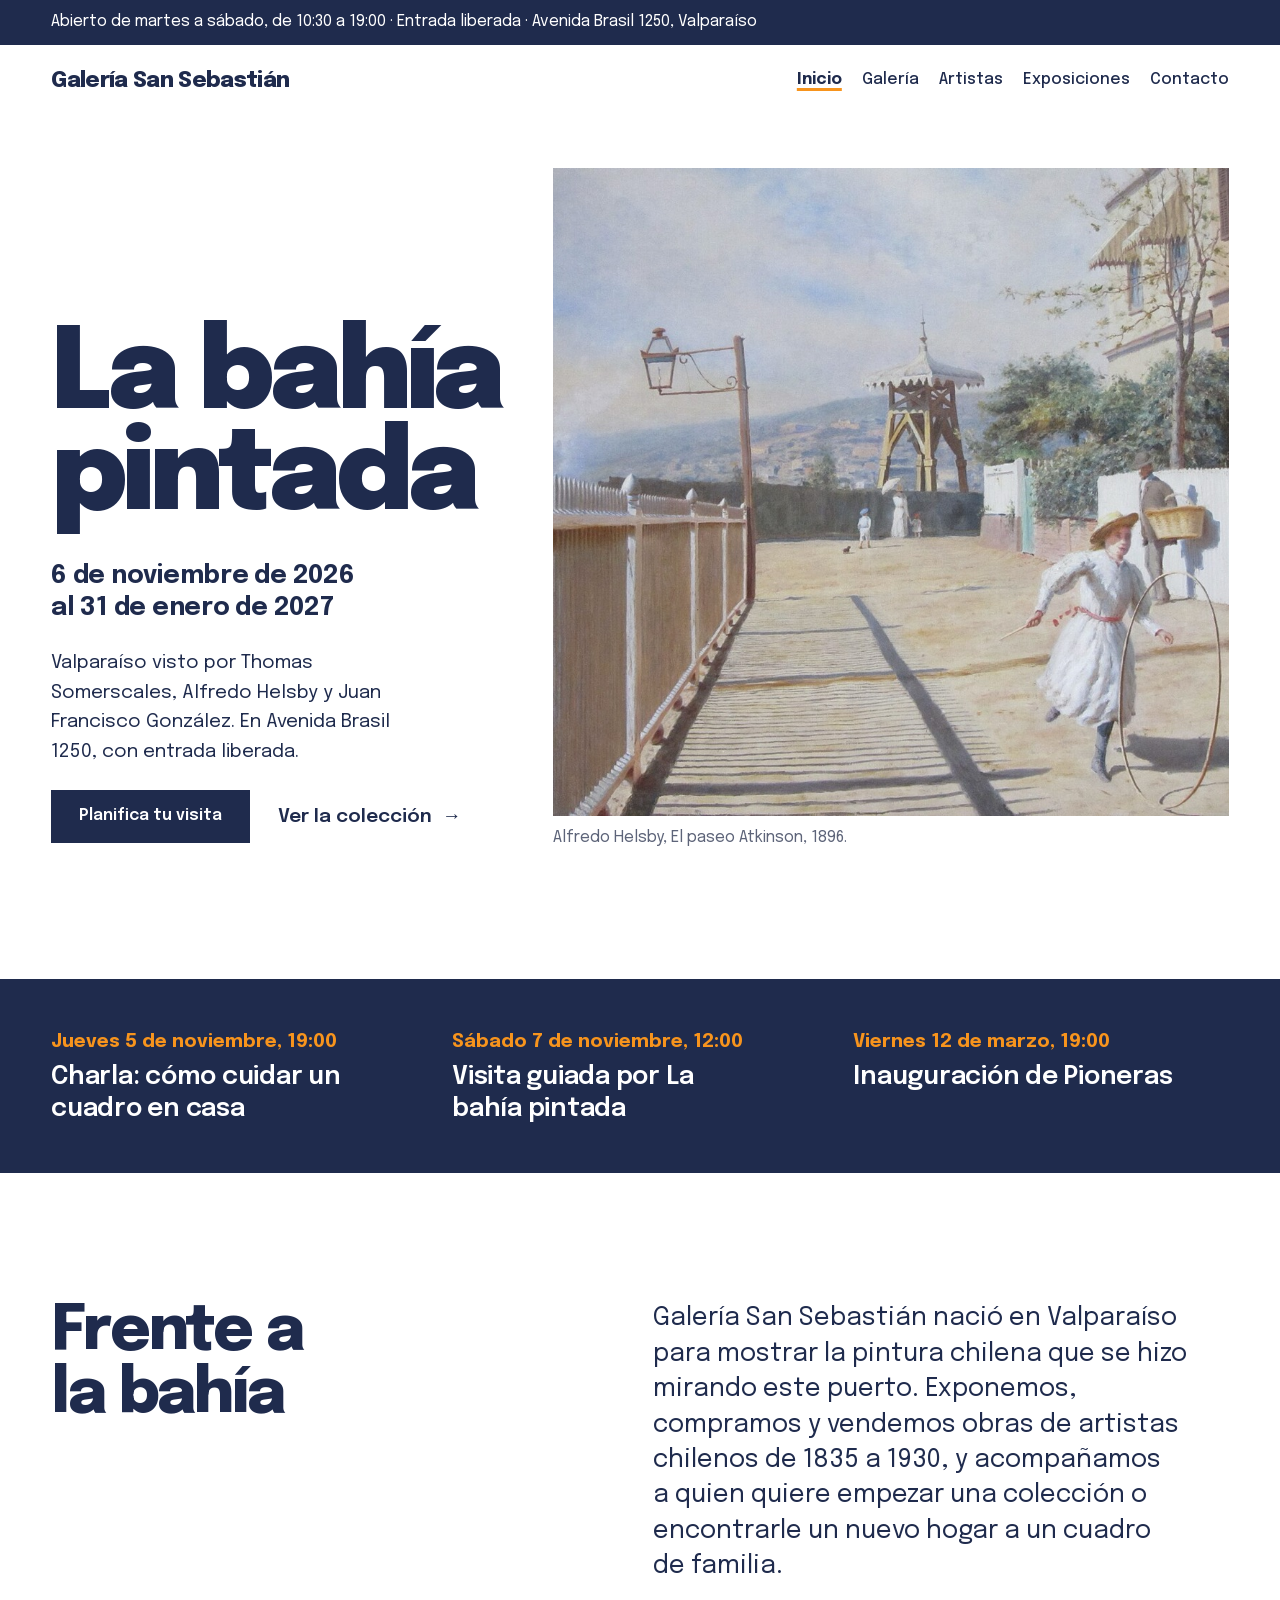
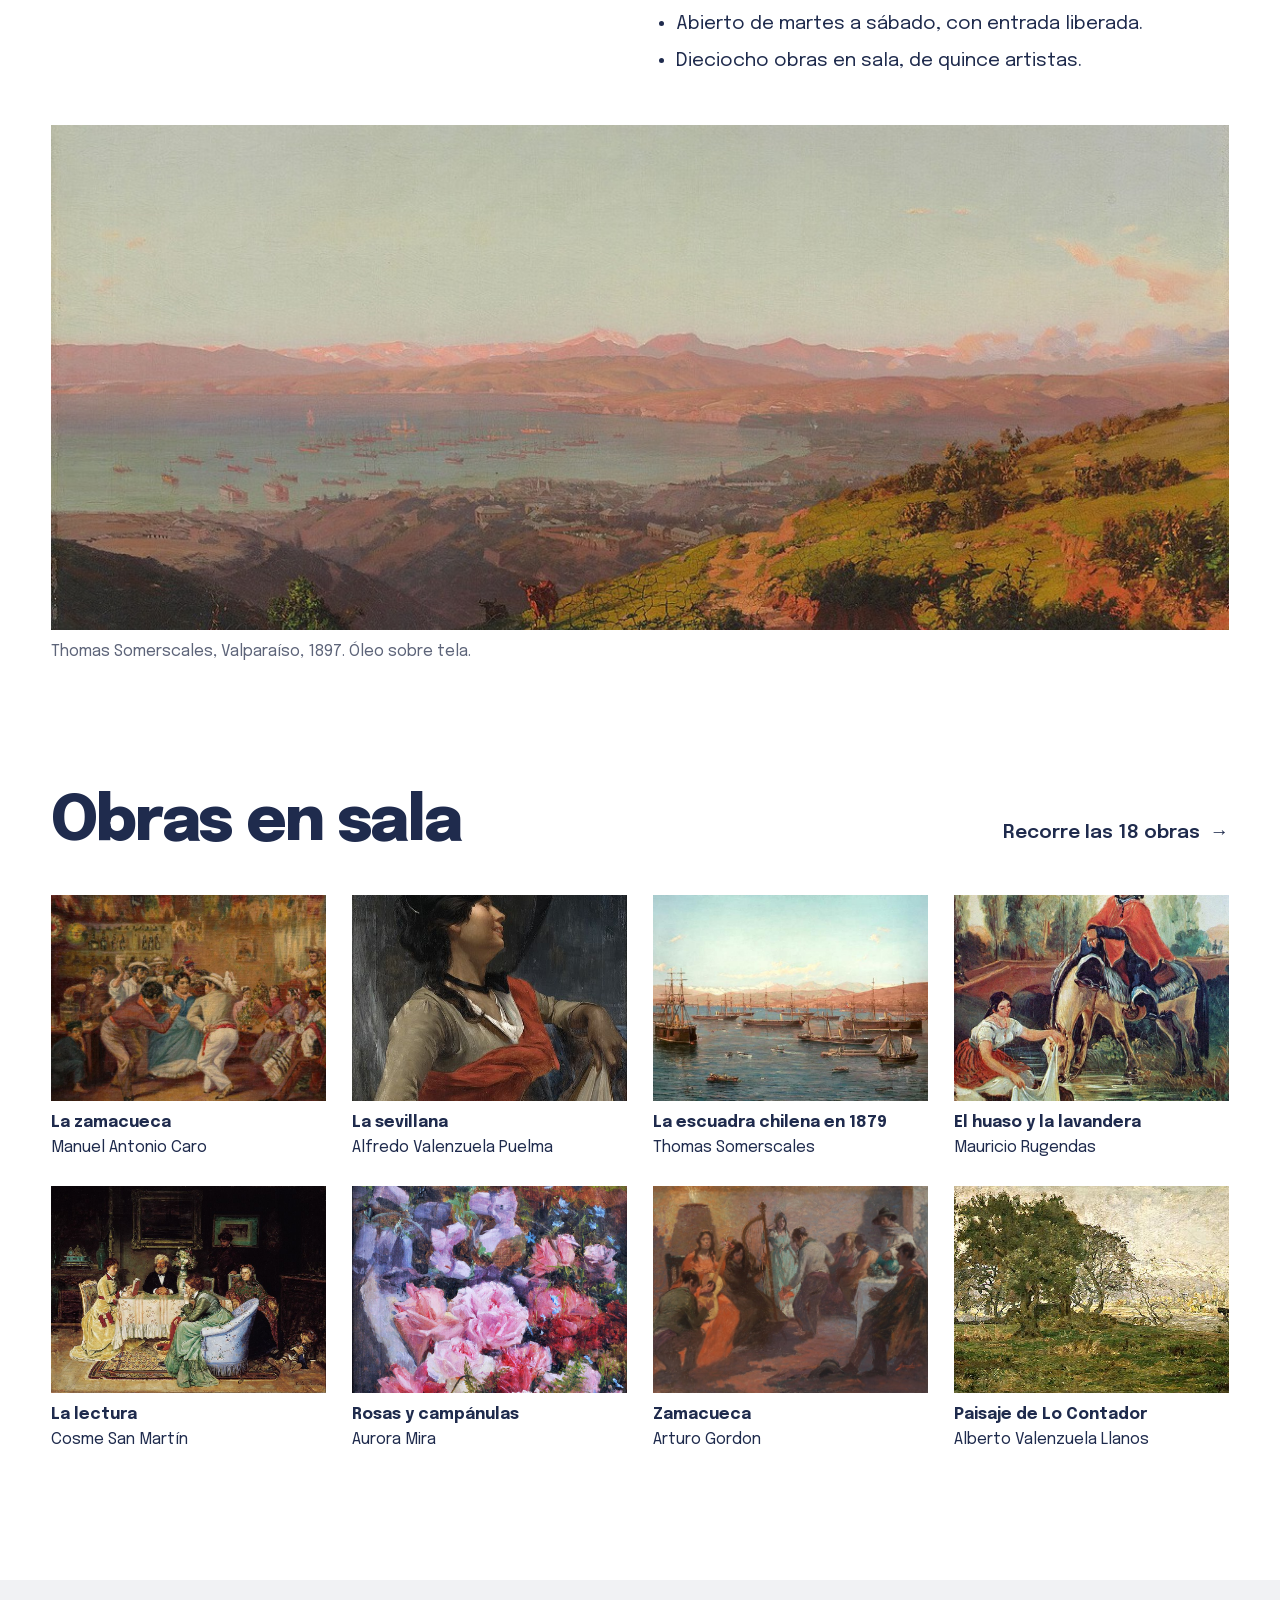
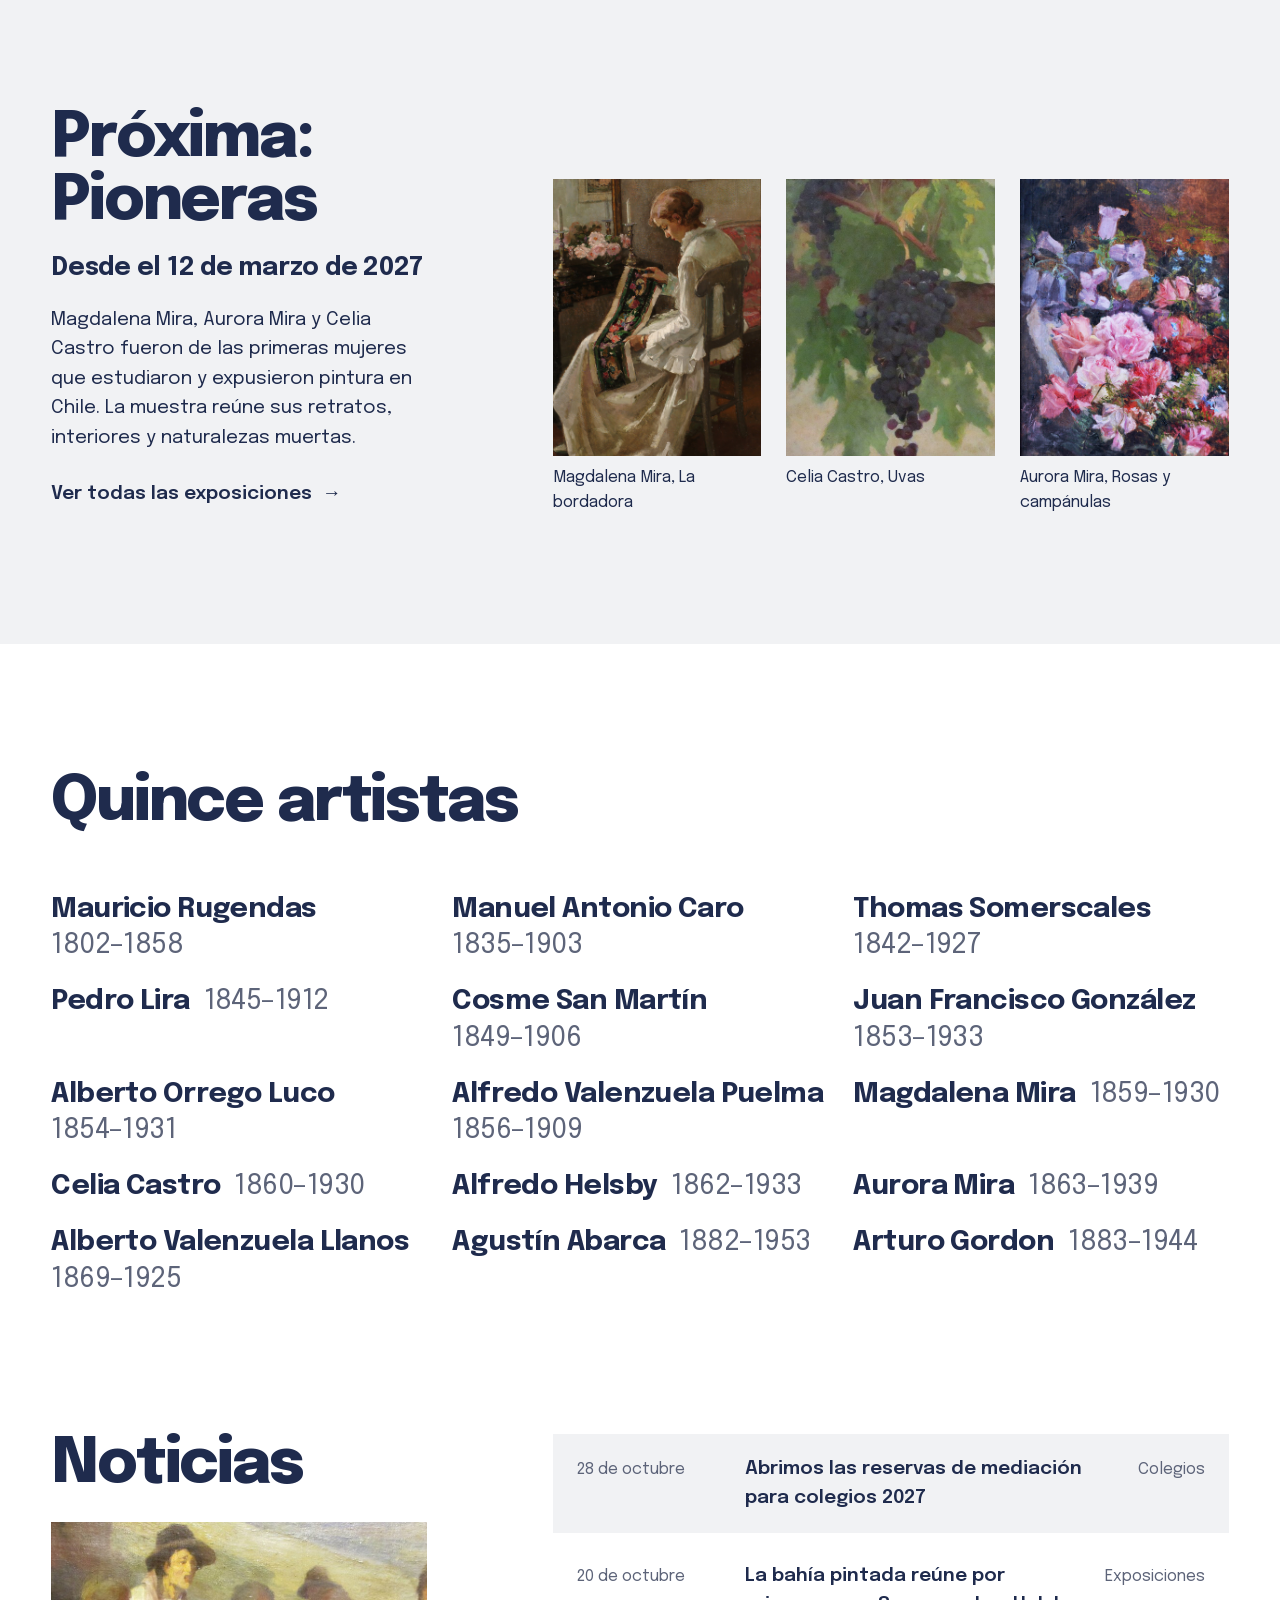
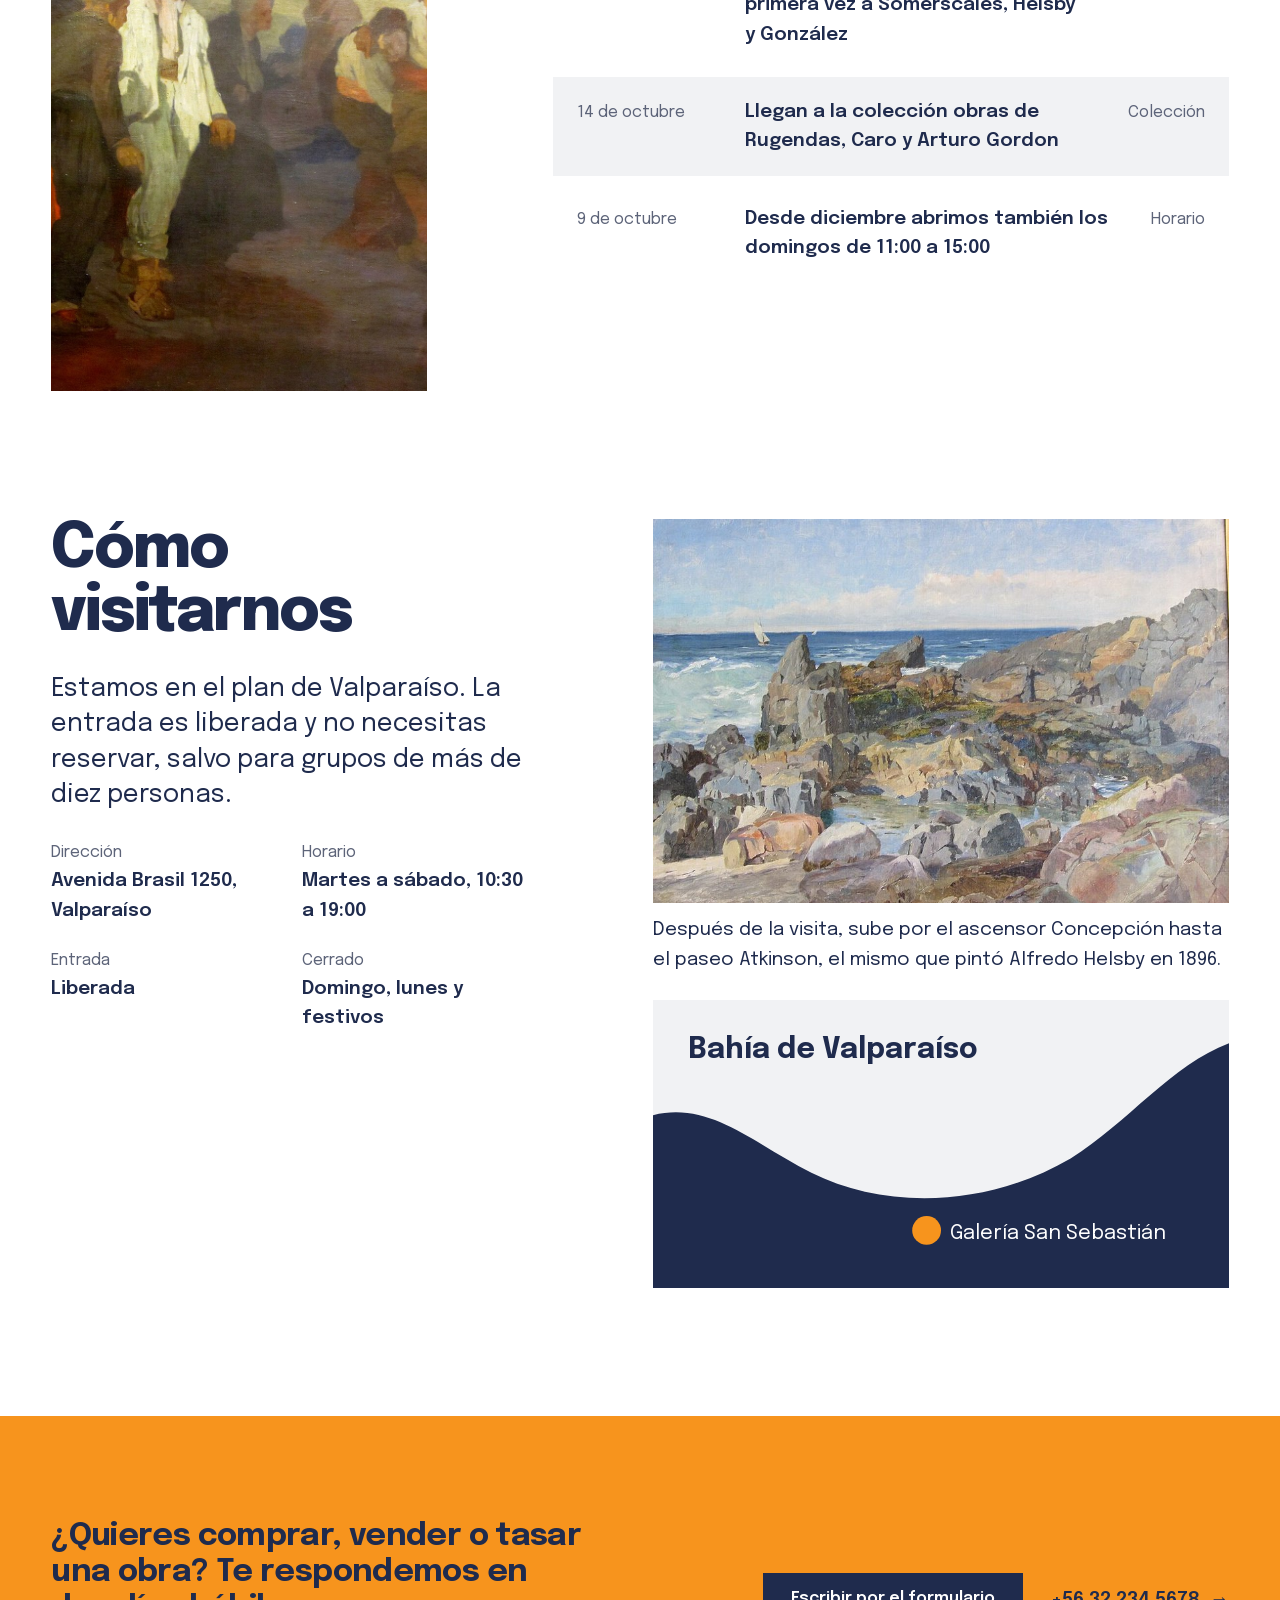
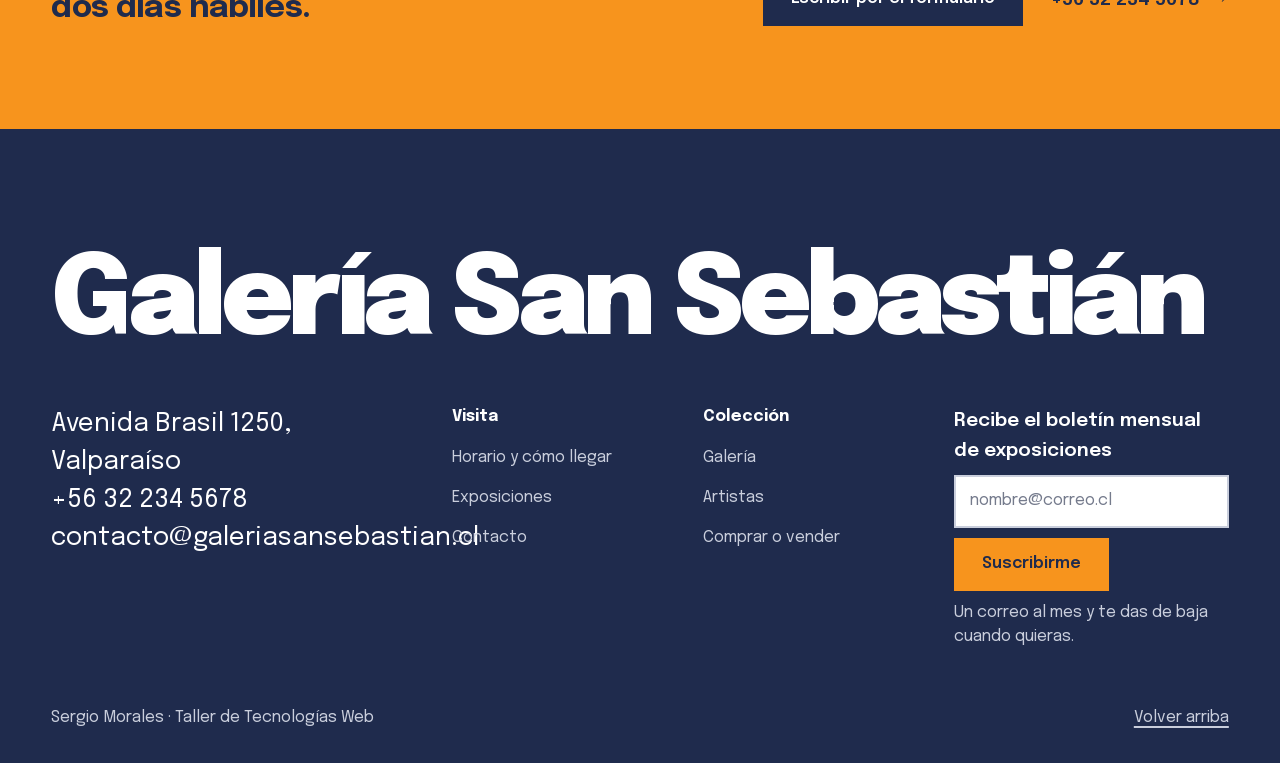
<file: index.html>
<!DOCTYPE html>
<html lang="es">
<head>
  <meta charset="UTF-8">
  <meta name="viewport" content="width=device-width, initial-scale=1.0">
  <meta name="description" content="Galería San Sebastián, galería de pintura chilena en Valparaíso. Exposición actual: La bahía pintada, con obras de Somerscales, Helsby y Juan Francisco González.">
  <title>Galería San Sebastián | Inicio</title>
  <link rel="preload" href="fuentes/epilogue-variable.woff2" as="font" type="font/woff2" crossorigin>
  <link rel="stylesheet" href="css/estilos.css">
</head>
<body>
  <a class="saltar" href="#contenido">Saltar al contenido</a>

  <p class="aviso">Abierto de martes a sábado, de 10:30 a 19:00 · Entrada liberada · Avenida Brasil 1250, Valparaíso</p>

  <header class="barra" id="arriba">
    <a class="marca" href="index.html">Galería San Sebastián</a>
    <nav aria-label="Menú principal">
      <ul>
        <li><a href="index.html" aria-current="page">Inicio</a></li>
        <li><a href="galeria.html">Galería</a></li>
        <li><a href="artistas.html">Artistas</a></li>
        <li><a href="exposiciones.html">Exposiciones</a></li>
        <li><a href="contacto.html">Contacto</a></li>
      </ul>
    </nav>
  </header>

  <main id="contenido">
    <!-- Portada: la exposición actual responde qué, cuándo y dónde -->
    <section class="portada grid" aria-labelledby="titulo-portada">
      <div class="portada-texto">
        <h1 id="titulo-portada">La bahía pintada</h1>
        <p class="portada-fecha">6 de noviembre de 2026 al 31 de enero de 2027</p>
        <p class="portada-lead">Valparaíso visto por Thomas Somerscales, Alfredo Helsby y Juan Francisco González. En Avenida Brasil 1250, con entrada liberada.</p>
        <div class="acciones">
          <a class="boton" href="#visita">Planifica tu visita</a>
          <a class="enlace-flecha" href="galeria.html">Ver la colección</a>
        </div>
      </div>
      <figure class="portada-foto">
        <img src="img/helsby-paseo-atkinson.jpg" width="1200" height="900"
          alt="El paseo Atkinson, de Alfredo Helsby: una niña de vestido blanco juega con un aro en un paseo soleado con baranda de fierro y la bahía al fondo">
        <figcaption>Alfredo Helsby, El paseo Atkinson, 1896.</figcaption>
      </figure>
    </section>

    <!-- Agenda: lo que viene, con fecha y hora -->
    <section class="agenda-franja" aria-labelledby="titulo-proximo">
      <h2 id="titulo-proximo" class="oculto">Próximas actividades</h2>
      <ul class="grid">
        <li>
          <p class="agenda-fecha">Jueves 5 de noviembre, 19:00</p>
          <p>Charla: cómo cuidar un cuadro en casa</p>
        </li>
        <li>
          <p class="agenda-fecha">Sábado 7 de noviembre, 12:00</p>
          <p>Visita guiada por La bahía pintada</p>
        </li>
        <li>
          <p class="agenda-fecha">Viernes 12 de marzo, 19:00</p>
          <p>Inauguración de Pioneras</p>
        </li>
      </ul>
    </section>

    <!-- Quiénes somos -->
    <section class="intro grid" aria-labelledby="quienes">
      <h2 id="quienes">Frente a la bahía</h2>
      <div class="intro-cuerpo">
        <p>
          Galería San Sebastián nació en Valparaíso para mostrar la pintura chilena que se hizo mirando este puerto.
          Exponemos, compramos y vendemos obras de artistas chilenos de 1835 a 1930, y acompañamos a quien
          quiere empezar una colección o encontrarle un nuevo hogar a un cuadro de familia.
        </p>
        <ul class="intro-notas">
          <li>Abierto de martes a sábado, con entrada liberada.</li>
          <li>Dieciocho obras en sala, de quince artistas.</li>
        </ul>
      </div>
      <figure class="panorama">
        <img src="img/somerscales-valparaiso.jpg" width="1200" height="766" loading="lazy"
          alt="Valparaíso, de Thomas Somerscales: vista desde los cerros al atardecer, con la ciudad y los barcos de la bahía bajo una cordillera rosada">
        <figcaption class="pie-foto">Thomas Somerscales, Valparaíso, 1897. Óleo sobre tela.</figcaption>
      </figure>
    </section>

    <!-- Obras en sala: carrusel que se desliza de lado -->
    <section class="en-sala" aria-labelledby="titulo-sala">
      <div class="grid">
        <div class="acciones">
          <h2 id="titulo-sala">Obras en sala</h2>
          <a class="enlace-flecha" href="galeria.html">Recorre las 18 obras</a>
        </div>
      </div>
      <ul class="obras-sala">
        <li>
          <a href="galeria.html#zamacueca-caro">
            <img src="img/caro-zamacueca.jpg" width="800" height="600" loading="lazy"
              alt="La zamacueca, de Manuel Antonio Caro: parejas bailan en una fonda llena de gente, con banderas y botellas al fondo">
          </a>
          <p><strong>La zamacueca</strong>Manuel Antonio Caro</p>
        </li>
        <li>
          <a href="galeria.html#sevillana">
            <img src="img/valenzuela-puelma-sevillana.jpg" width="522" height="720" loading="lazy"
              alt="La sevillana, de Alfredo Valenzuela Puelma: una mujer con chal rojo mira hacia arriba con un abanico en la mano">
          </a>
          <p><strong>La sevillana</strong>Alfredo Valenzuela Puelma</p>
        </li>
        <li>
          <a href="galeria.html#escuadra">
            <img src="img/somerscales-escuadra.jpg" width="928" height="650" loading="lazy"
              alt="La escuadra chilena en 1879 en Valparaíso, de Thomas Somerscales: buques de guerra y veleros anclados en la bahía con los cerros al fondo">
          </a>
          <p><strong>La escuadra chilena en 1879</strong>Thomas Somerscales</p>
        </li>
        <li>
          <a href="galeria.html#huaso">
            <img src="img/rugendas-huaso-lavandera.jpg" width="772" height="1024" loading="lazy"
              alt="El huaso y la lavandera, de Mauricio Rugendas: un huaso de manta roja a caballo conversa con una mujer que lava ropa en un estero">
          </a>
          <p><strong>El huaso y la lavandera</strong>Mauricio Rugendas</p>
        </li>
        <li>
          <a href="galeria.html#lectura">
            <img src="img/san-martin-lectura.jpg" width="1040" height="783" loading="lazy"
              alt="La lectura, de Cosme San Martín: una familia reunida alrededor de una mesa en un salón escucha a una joven que lee">
          </a>
          <p><strong>La lectura</strong>Cosme San Martín</p>
        </li>
        <li>
          <a href="galeria.html#rosas">
            <img src="img/aurora-mira-rosas.jpg" width="900" height="1287" loading="lazy"
              alt="Rosas y campánulas, de Aurora Mira: un ramo de rosas rosadas y rojas con campánulas lilas sobre un fondo oscuro">
          </a>
          <p><strong>Rosas y campánulas</strong>Aurora Mira</p>
        </li>
        <li>
          <a href="galeria.html#zamacueca-gordon">
            <img src="img/gordon-zamacueca.jpg" width="1200" height="867" loading="lazy"
              alt="Zamacueca, de Arturo Gordon: músicos con arpa y guitarra tocan mientras una pareja baila en un patio">
          </a>
          <p><strong>Zamacueca</strong>Arturo Gordon</p>
        </li>
        <li>
          <a href="galeria.html#lo-contador">
            <img src="img/valenzuela-llanos-lo-contador.jpg" width="652" height="365" loading="lazy"
              alt="Paisaje de Lo Contador, de Alberto Valenzuela Llanos: árboles frondosos sobre un prado verde bajo un cielo nublado">
          </a>
          <p><strong>Paisaje de Lo Contador</strong>Alberto Valenzuela Llanos</p>
        </li>
      </ul>
    </section>

    <!-- Próxima exposición -->
    <section class="expo-proxima grid" aria-labelledby="titulo-proxima">
      <div class="expo-proxima-texto">
        <h2 id="titulo-proxima">Próxima: Pioneras</h2>
        <p class="portada-fecha">Desde el 12 de marzo de 2027</p>
        <p>Magdalena Mira, Aurora Mira y Celia Castro fueron de las primeras mujeres que estudiaron y expusieron pintura en Chile. La muestra reúne sus retratos, interiores y naturalezas muertas.</p>
        <p><a class="enlace-flecha" href="exposiciones.html">Ver todas las exposiciones</a></p>
      </div>
      <div class="expo-fotos">
        <figure>
          <img src="img/magdalena-mira-bordadora.jpg" width="445" height="650" loading="lazy"
            alt="La bordadora, de Magdalena Mira: una joven de vestido blanco borda sentada en un salón">
          <figcaption>Magdalena Mira, La bordadora</figcaption>
        </figure>
        <figure>
          <img src="img/celia-castro-uvas.jpg" width="615" height="800" loading="lazy"
            alt="Uvas, de Celia Castro: un racimo de uvas negras entre hojas de parra">
          <figcaption>Celia Castro, Uvas</figcaption>
        </figure>
        <figure>
          <img src="img/aurora-mira-rosas.jpg" width="900" height="1287" loading="lazy"
            alt="Rosas y campánulas, de Aurora Mira: rosas rosadas y rojas con campánulas lilas sobre un fondo oscuro">
          <figcaption>Aurora Mira, Rosas y campánulas</figcaption>
        </figure>
      </div>
    </section>

    <!-- Artistas: los nombres como un muro -->
    <section class="muro-nombres grid" aria-labelledby="titulo-artistas">
      <h2 id="titulo-artistas">Quince artistas</h2>
      <ul>
        <li><a href="artistas.html#rugendas">Mauricio Rugendas <span>1802–1858</span></a></li>
        <li><a href="artistas.html#caro">Manuel Antonio Caro <span>1835–1903</span></a></li>
        <li><a href="artistas.html#somerscales">Thomas Somerscales <span>1842–1927</span></a></li>
        <li><a href="artistas.html#lira">Pedro Lira <span>1845–1912</span></a></li>
        <li><a href="artistas.html#san-martin">Cosme San Martín <span>1849–1906</span></a></li>
        <li><a href="artistas.html#gonzalez">Juan Francisco González <span>1853–1933</span></a></li>
        <li><a href="artistas.html#orrego-luco">Alberto Orrego Luco <span>1854–1931</span></a></li>
        <li><a href="artistas.html#valenzuela-puelma">Alfredo Valenzuela Puelma <span>1856–1909</span></a></li>
        <li><a href="artistas.html#magdalena-mira">Magdalena Mira <span>1859–1930</span></a></li>
        <li><a href="artistas.html#celia-castro">Celia Castro <span>1860–1930</span></a></li>
        <li><a href="artistas.html#helsby">Alfredo Helsby <span>1862–1933</span></a></li>
        <li><a href="artistas.html#aurora-mira">Aurora Mira <span>1863–1939</span></a></li>
        <li><a href="artistas.html#valenzuela-llanos">Alberto Valenzuela Llanos <span>1869–1925</span></a></li>
        <li><a href="artistas.html#abarca">Agustín Abarca <span>1882–1953</span></a></li>
        <li><a href="artistas.html#gordon">Arturo Gordon <span>1883–1944</span></a></li>
      </ul>
    </section>

    <!-- Noticias -->
    <section class="noticias grid" aria-labelledby="titulo-noticias">
      <h2 id="titulo-noticias">Noticias</h2>
      <img class="noticias-foto" src="img/gordon-rina.jpg" width="1280" height="960" loading="lazy"
        alt="La riña, de Arturo Gordon: un grupo de hombres y mujeres rodea a dos que discuten, en tonos rojos y ocres">
      <ul class="filas">
        <li><span class="tipo">28 de octubre</span><span>Abrimos las reservas de mediación para colegios 2027</span><span class="valor">Colegios</span></li>
        <li><span class="tipo">20 de octubre</span><span>La bahía pintada reúne por primera vez a Somerscales, Helsby y González</span><span class="valor">Exposiciones</span></li>
        <li><span class="tipo">14 de octubre</span><span>Llegan a la colección obras de Rugendas, Caro y Arturo Gordon</span><span class="valor">Colección</span></li>
        <li><span class="tipo">9 de octubre</span><span>Desde diciembre abrimos también los domingos de 11:00 a 15:00</span><span class="valor">Horario</span></li>
      </ul>
    </section>

    <!-- Visita -->
    <section class="visita grid" id="visita" aria-labelledby="titulo-visita">
      <div class="visita-texto">
        <h2 id="titulo-visita">Cómo visitarnos</h2>
        <p class="visita-lead">Estamos en el plan de Valparaíso. La entrada es liberada y no necesitas reservar, salvo para grupos de más de diez personas.</p>
        <dl class="datos">
          <div>
            <dt>Dirección</dt>
            <dd>Avenida Brasil 1250, Valparaíso</dd>
          </div>
          <div>
            <dt>Horario</dt>
            <dd>Martes a sábado, 10:30 a 19:00</dd>
          </div>
          <div>
            <dt>Entrada</dt>
            <dd>Liberada</dd>
          </div>
          <div>
            <dt>Cerrado</dt>
            <dd>Domingo, lunes y festivos</dd>
          </div>
        </dl>
      </div>
      <div class="visita-lado">
        <figure class="visita-foto">
          <img src="img/valenzuela-llanos-marina.jpg" width="868" height="595" loading="lazy"
            alt="Marina de Valparaíso, de Alberto Valenzuela Llanos: rocas grises y rosadas en la orilla, olas y un velero en el mar azul">
          <p>Después de la visita, sube por el ascensor Concepción hasta el paseo Atkinson, el mismo que pintó Alfredo Helsby en 1896.</p>
        </figure>
        <div class="mapa">
          <svg viewBox="0 0 400 200" role="img" aria-labelledby="mapa-titulo">
            <title id="mapa-titulo">Mapa simple de la bahía de Valparaíso con la ubicación de la galería en el plan</title>
            <path d="M0 200 L0 80 C40 70 70 100 110 120 C160 145 230 145 290 110 C330 85 360 45 400 30 L400 200 Z" fill="#1f2b4d"/>
            <circle cx="190" cy="160" r="10" fill="#f7941d"/>
            <text x="24" y="40" fill="#1f2b4d" font-size="20" font-weight="700" font-family="Epilogue, Arial, sans-serif">Bahía de Valparaíso</text>
            <text x="206" y="166" fill="#ffffff" font-size="14" font-family="Epilogue, Arial, sans-serif">Galería San Sebastián</text>
          </svg>
        </div>
      </div>
    </section>

    <!-- Cierre con contacto -->
    <section class="cierre grid" aria-label="Contacto rápido">
      <p class="cierre-frase">¿Quieres comprar, vender o tasar una obra? Te respondemos en dos días hábiles.</p>
      <div class="acciones">
        <a class="boton" href="contacto.html#formulario">Escribir por el formulario</a>
        <a class="enlace-flecha" href="tel:+56322345678">+56 32 234 5678</a>
      </div>
    </section>
  </main>

  <footer class="pie">
    <p class="pie-nombre">Galería San Sebastián</p>
    <div class="pie-fila">
      <address class="pie-lugares">
        <a href="https://www.google.com/maps/search/?api=1&amp;query=Avenida+Brasil+1250+Valparaiso">Avenida Brasil 1250, Valparaíso</a><br>
        <a href="tel:+56322345678">+56 32 234 5678</a><br>
        <a href="mailto:contacto@galeriasansebastian.cl">contacto@galeriasansebastian.cl</a>
      </address>
      <div class="pie-cols">
        <div>
          <h2>Visita</h2>
          <ul>
            <li><a href="index.html#visita">Horario y cómo llegar</a></li>
            <li><a href="exposiciones.html">Exposiciones</a></li>
            <li><a href="contacto.html">Contacto</a></li>
          </ul>
        </div>
        <div>
          <h2>Colección</h2>
          <ul>
            <li><a href="galeria.html">Galería</a></li>
            <li><a href="artistas.html">Artistas</a></li>
            <li><a href="contacto.html#formulario">Comprar o vender</a></li>
          </ul>
        </div>
      </div>
      <form class="boletin" action="#" method="post">
        <label for="boletin-correo">Recibe el boletín mensual de exposiciones</label>
        <div class="boletin-fila">
          <input type="email" id="boletin-correo" name="boletin-correo" autocomplete="email" placeholder="nombre@correo.cl" required>
          <button class="boton" type="submit">Suscribirme</button>
        </div>
        <p class="chico">Un correo al mes y te das de baja cuando quieras.</p>
      </form>
    </div>
    <div class="pie-legal">
      <p>Sergio Morales · Taller de Tecnologías Web</p>
      <a href="#arriba">Volver arriba</a>
    </div>
  </footer>
</body>
</html>
</file>
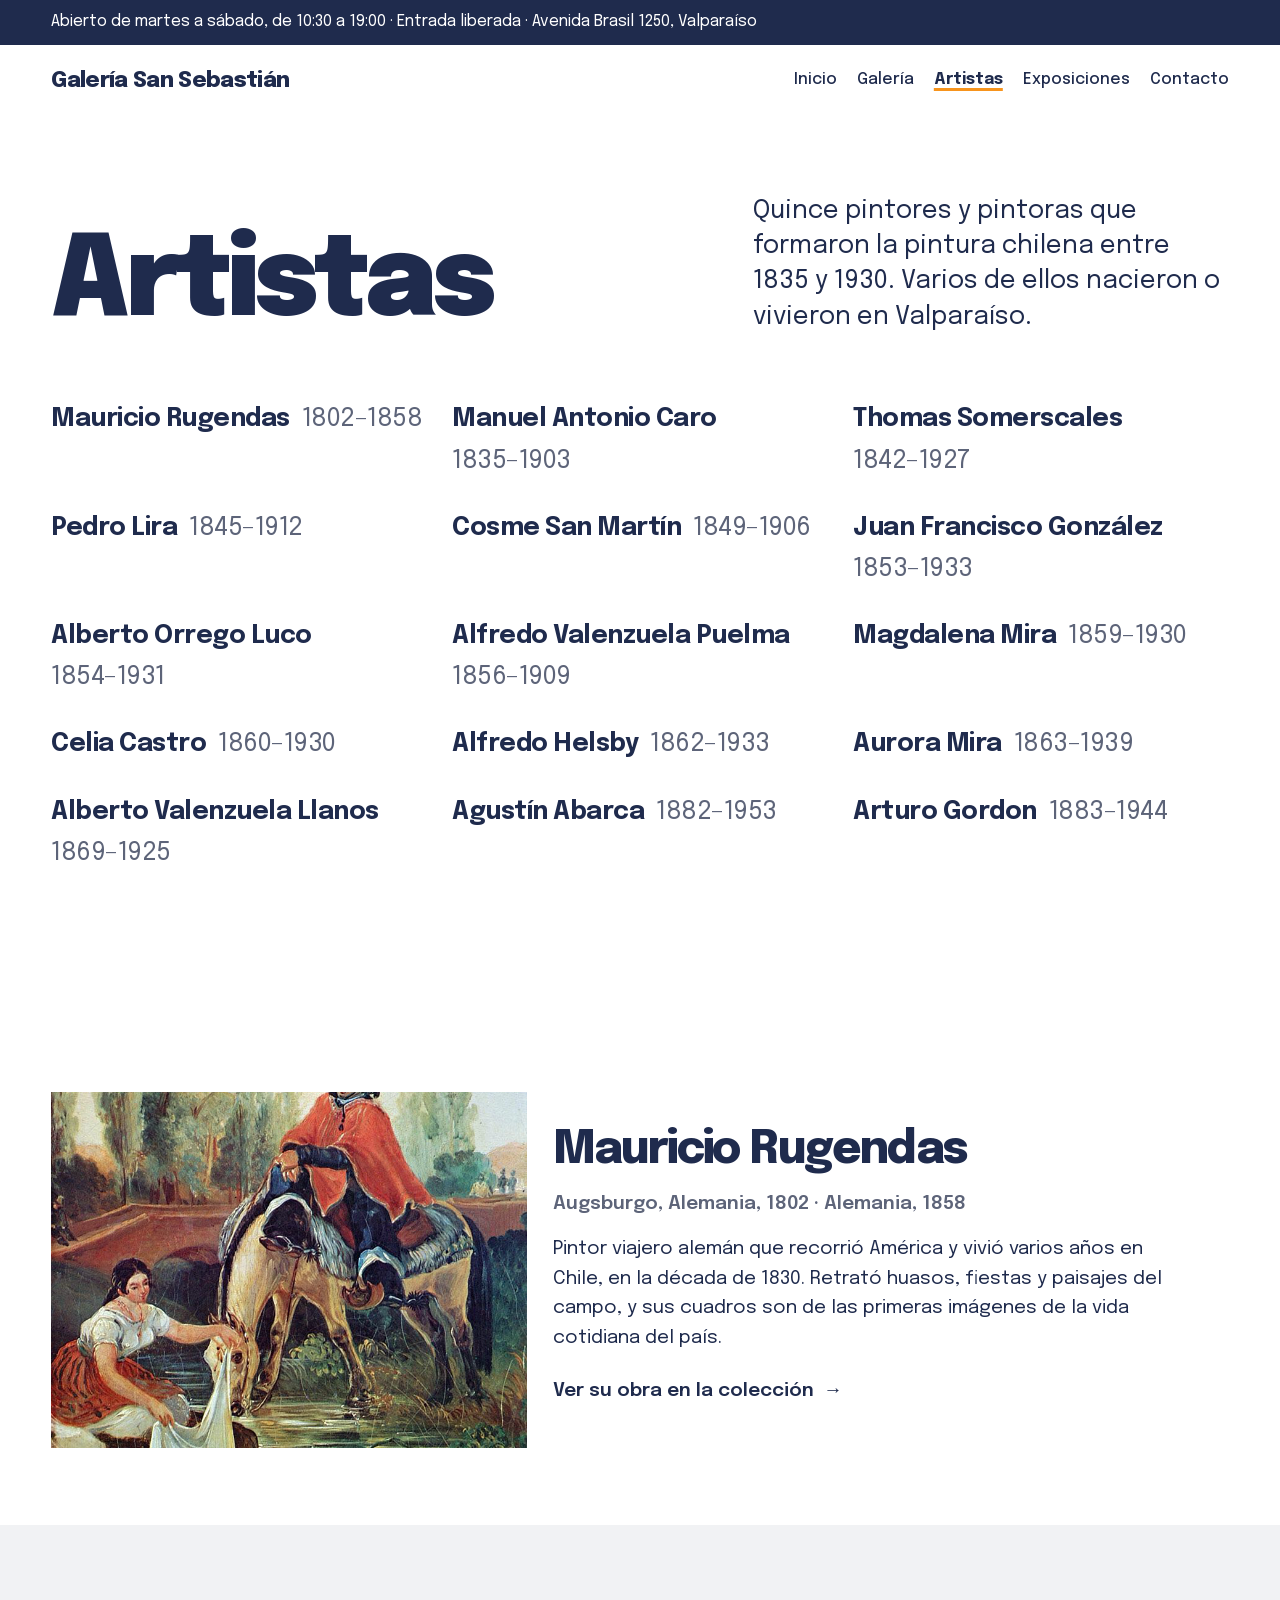
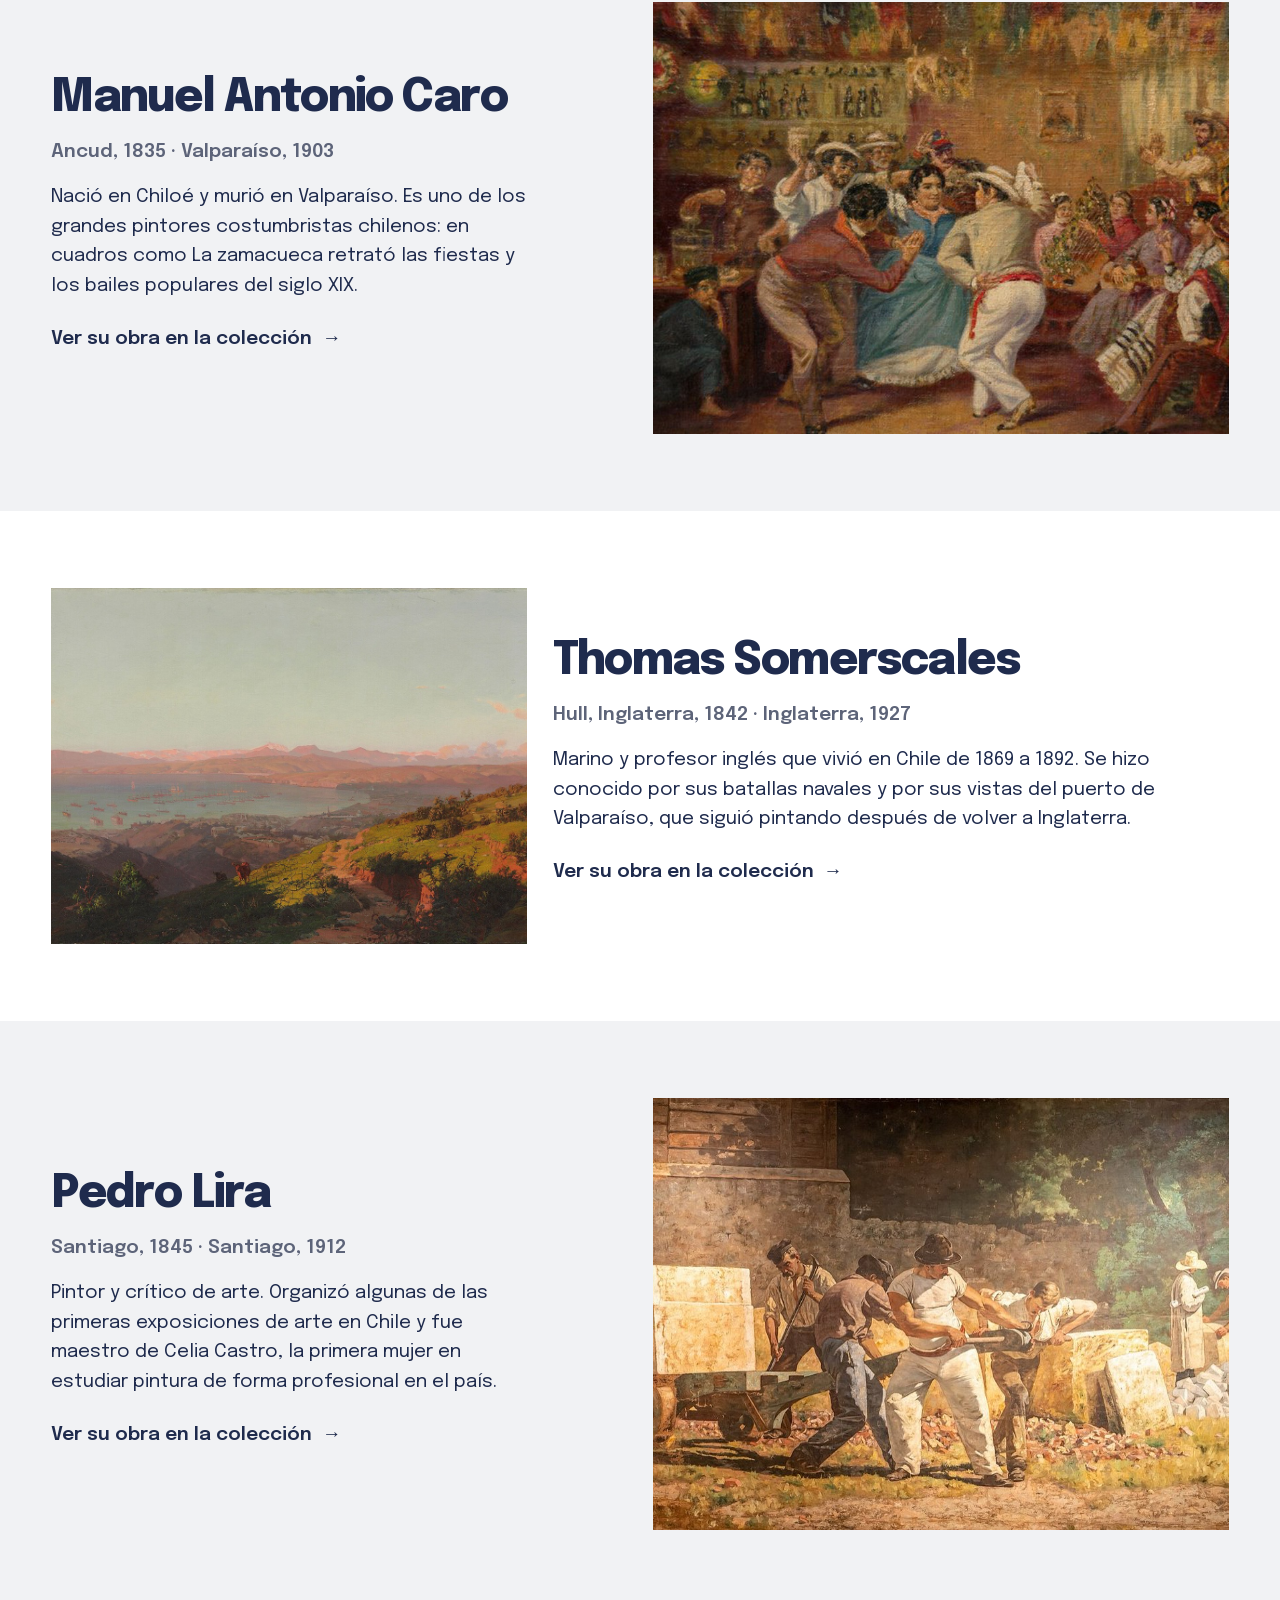
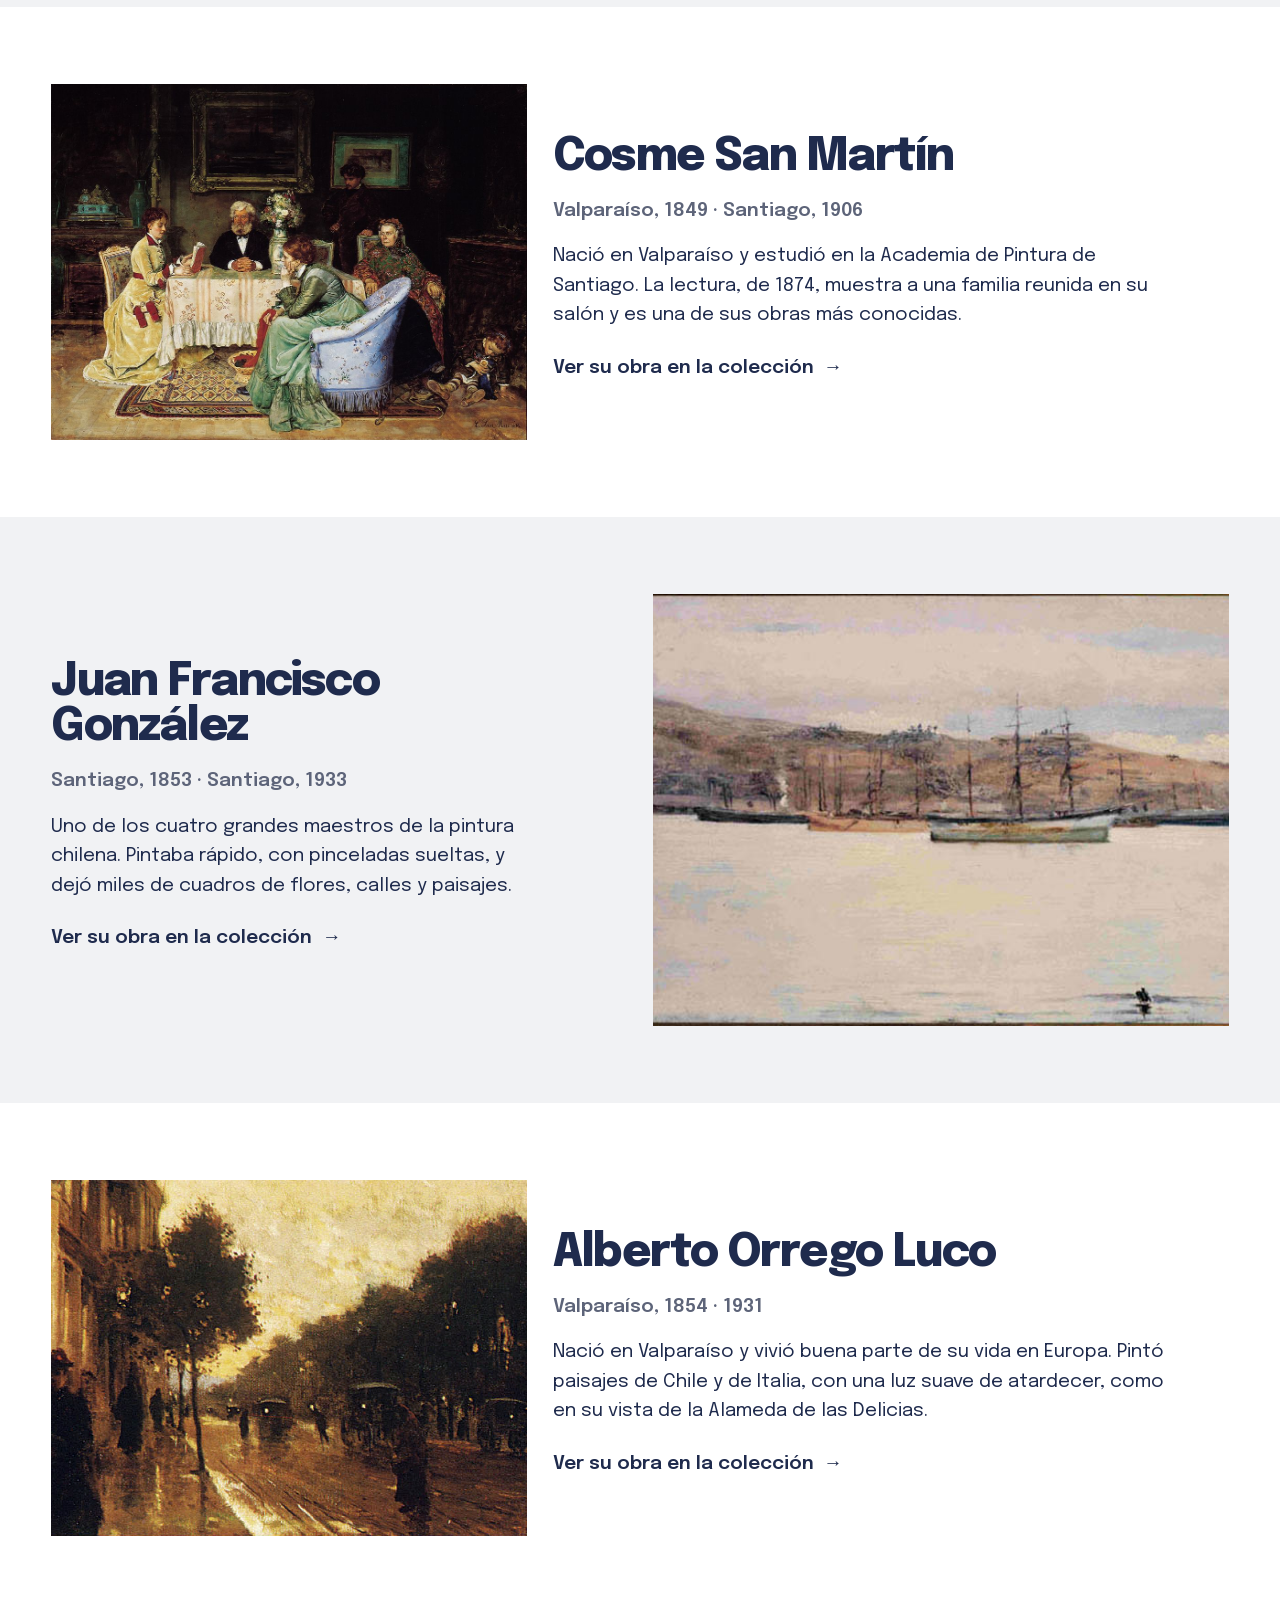
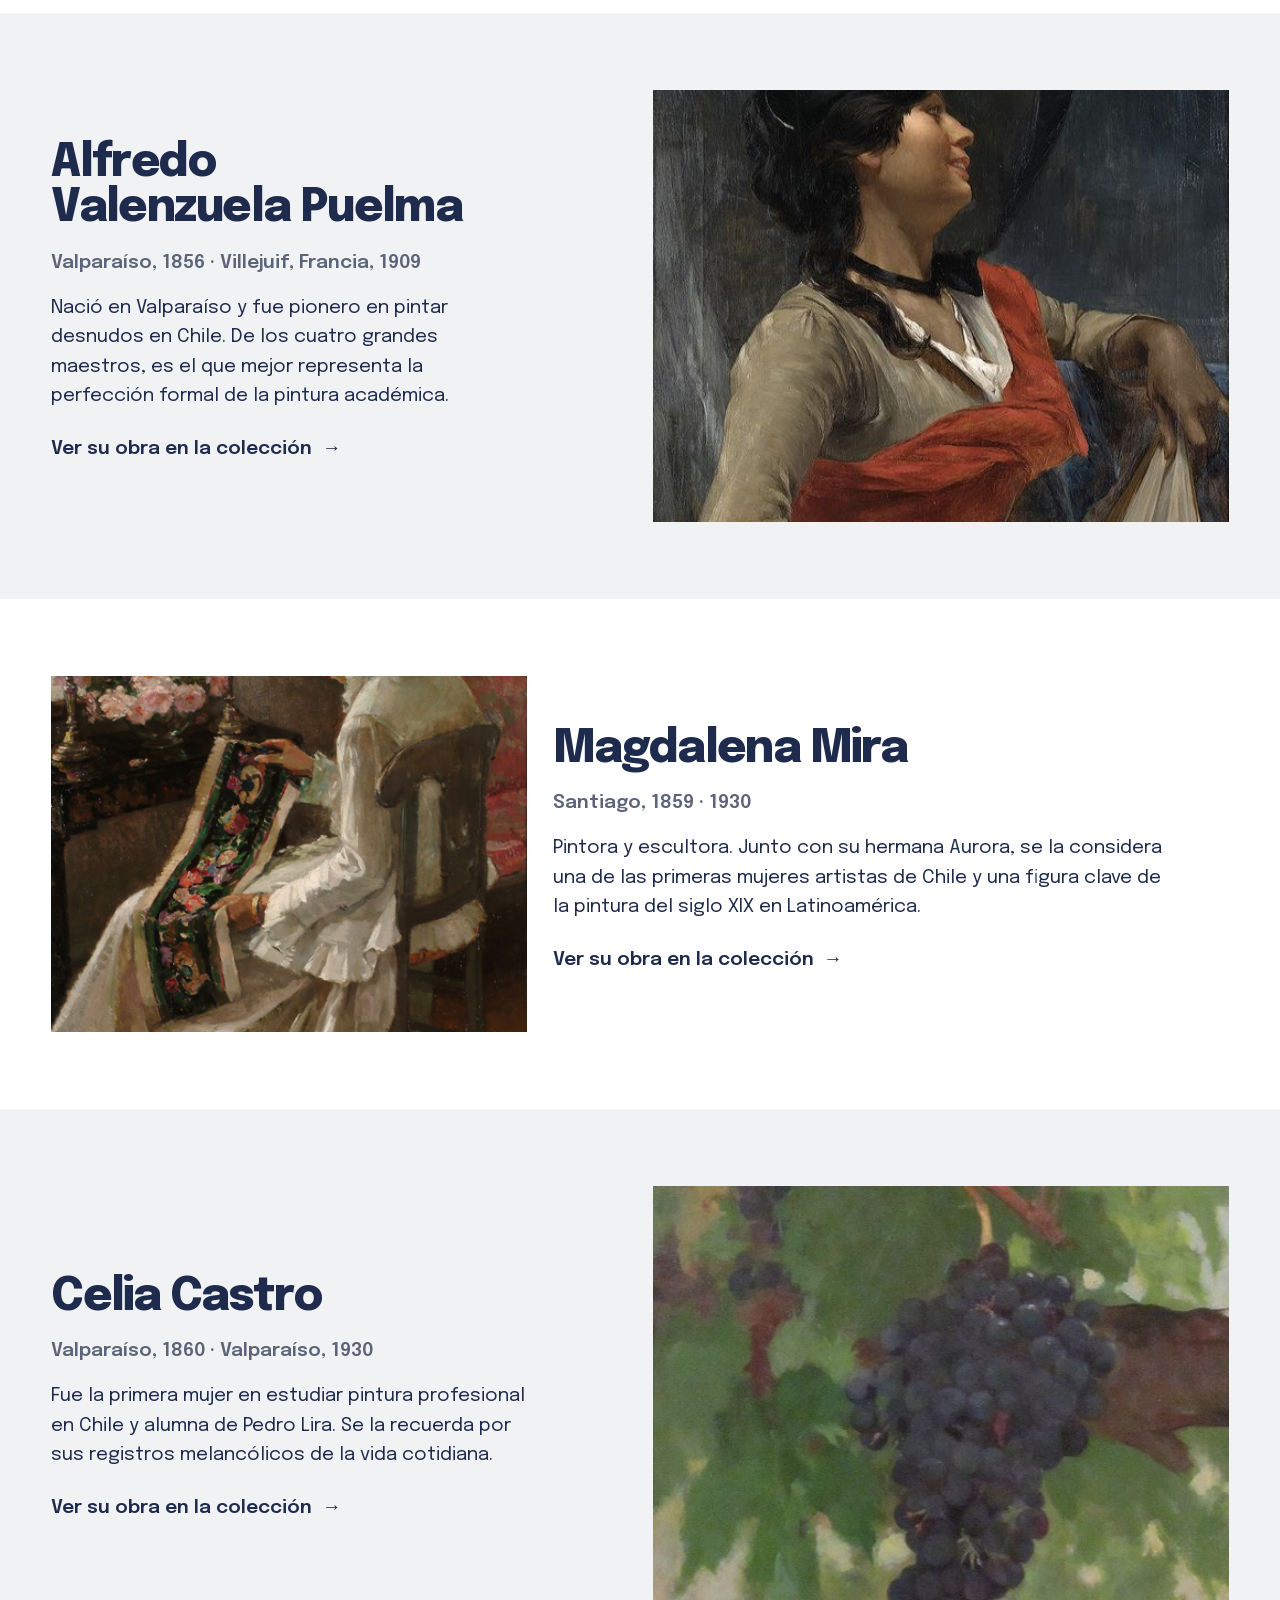
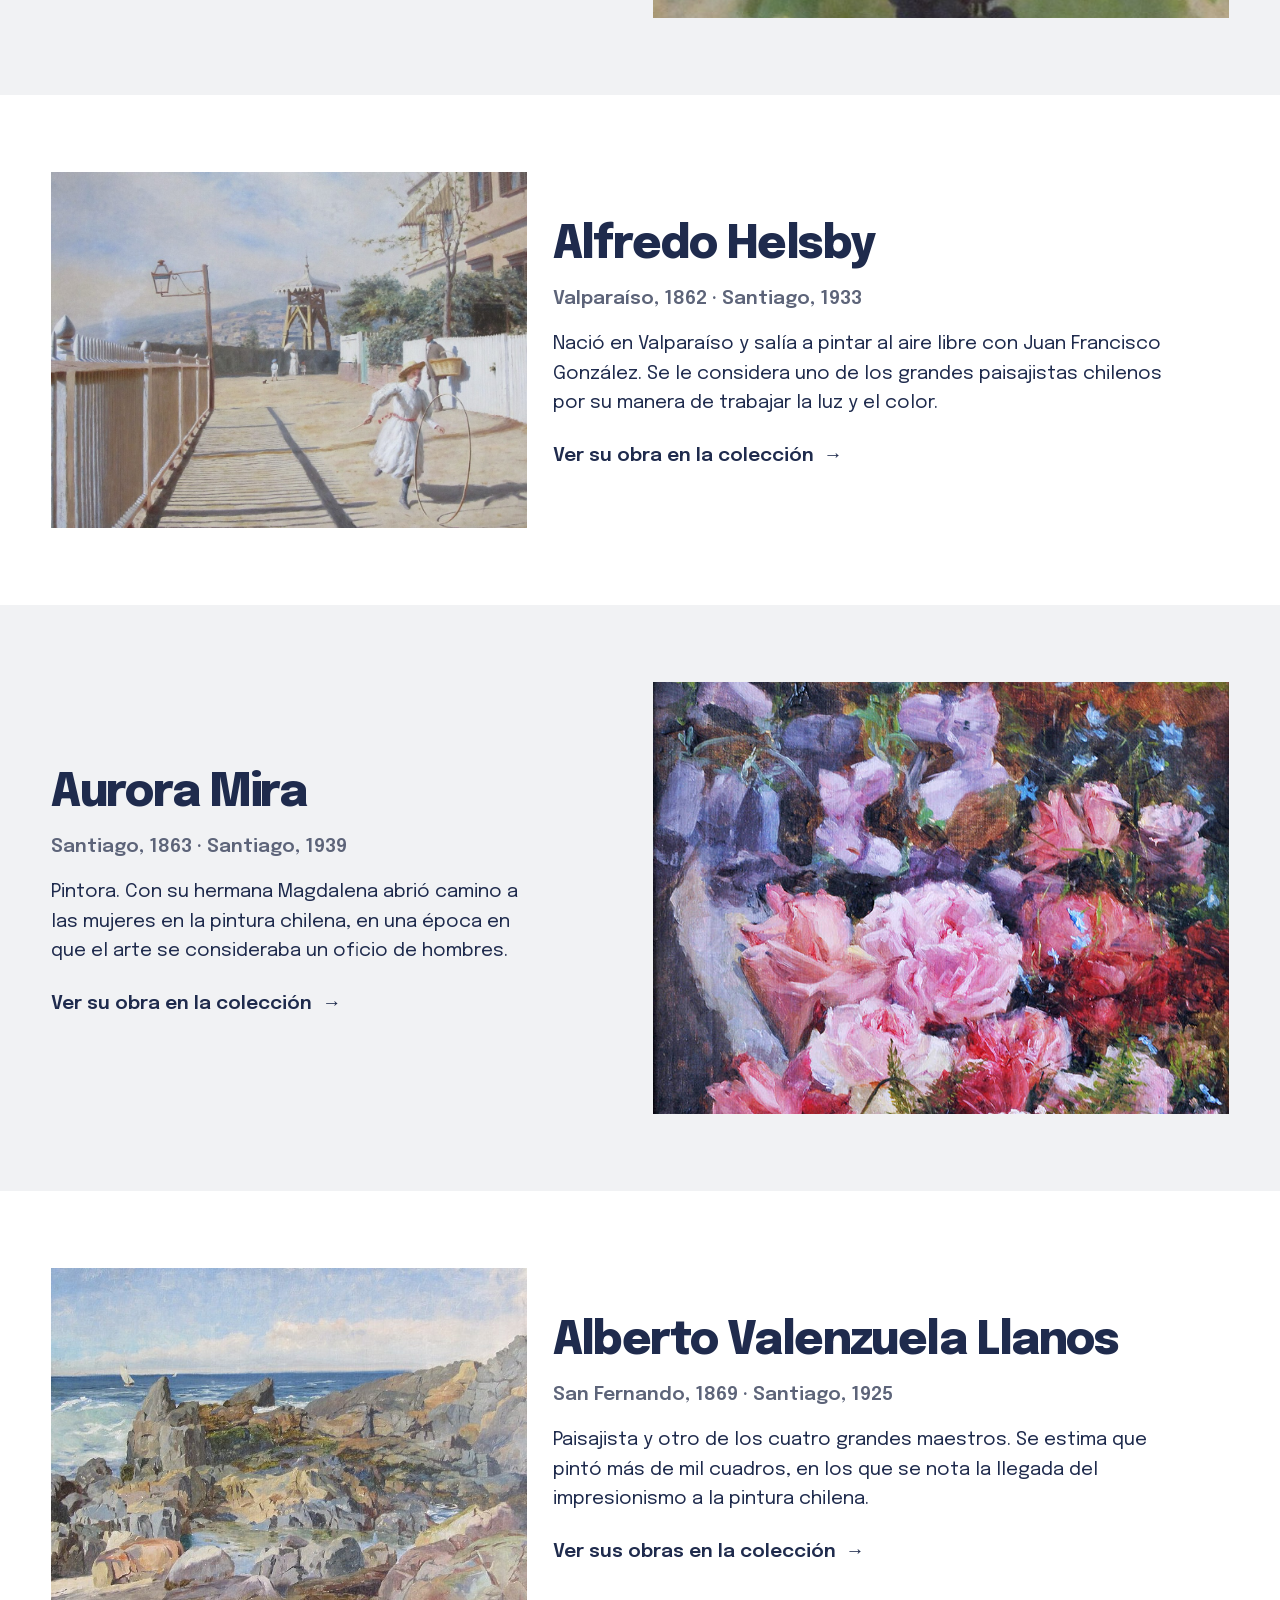
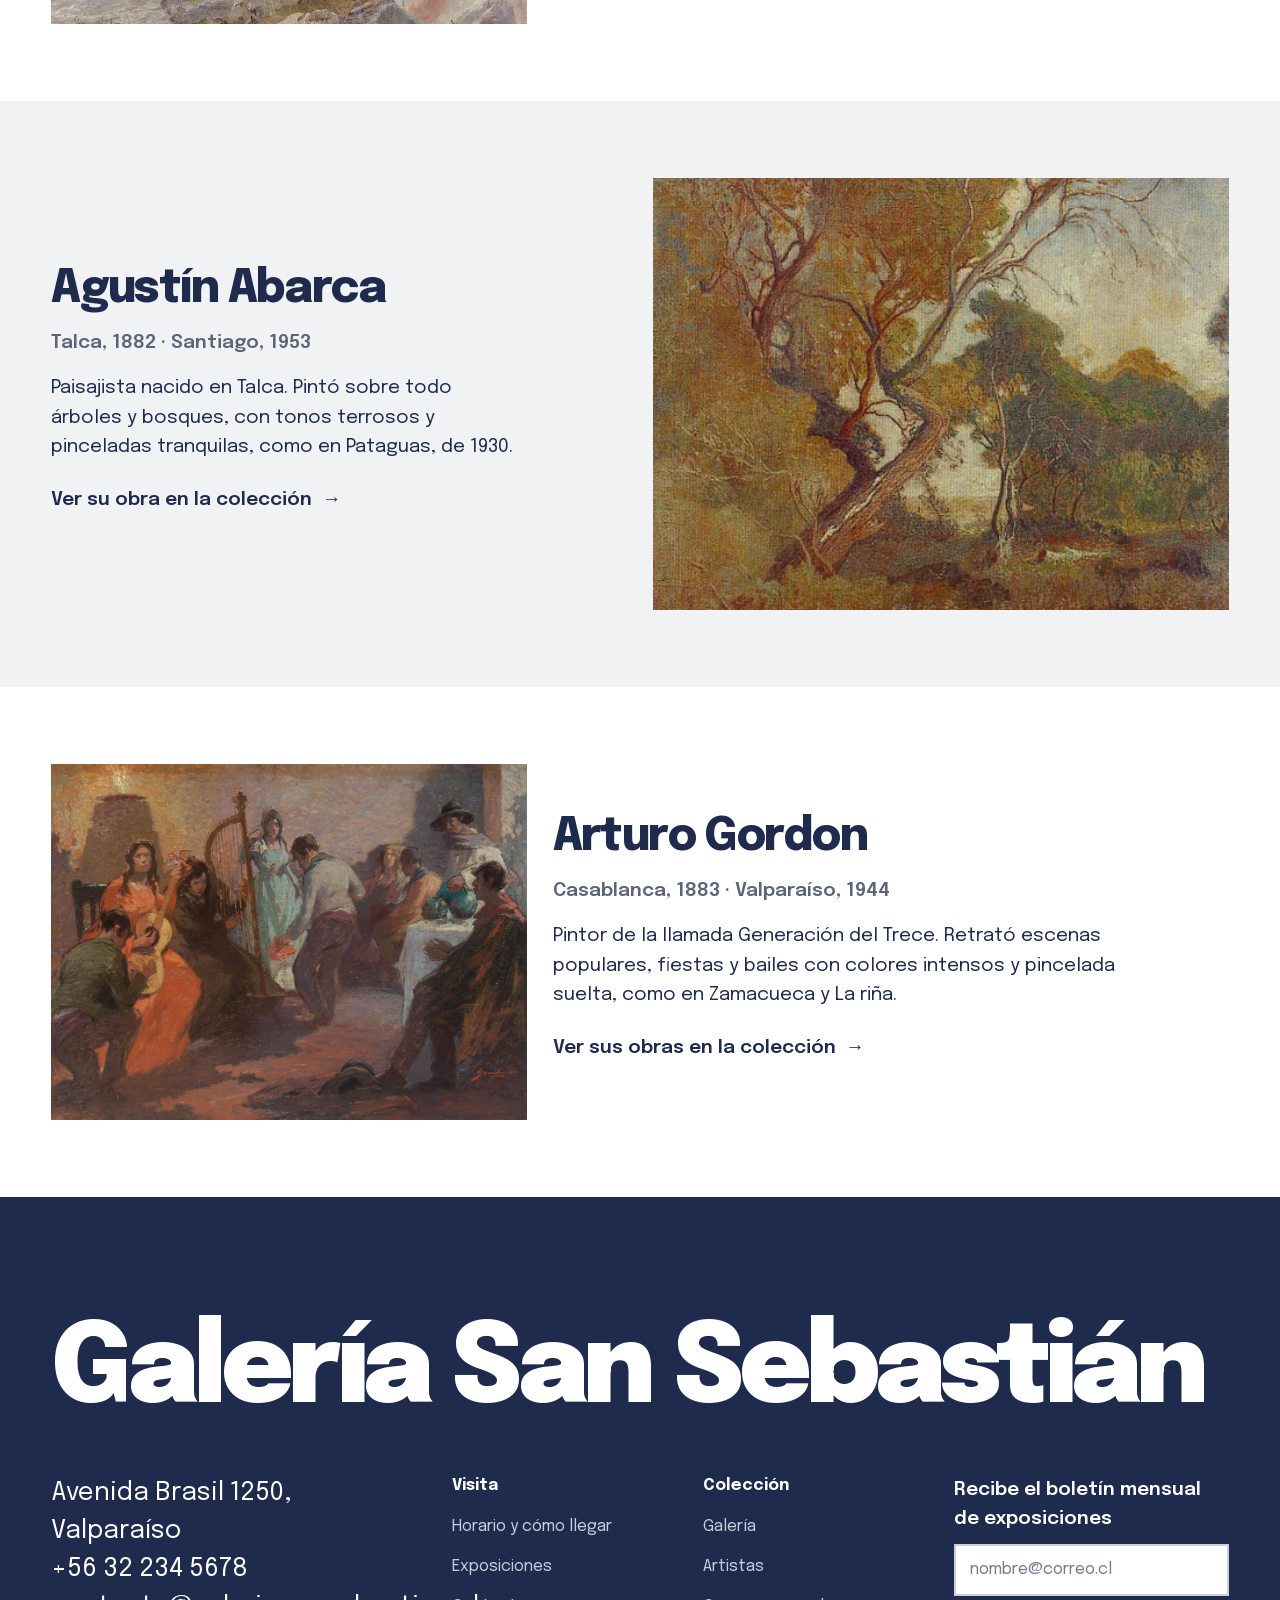
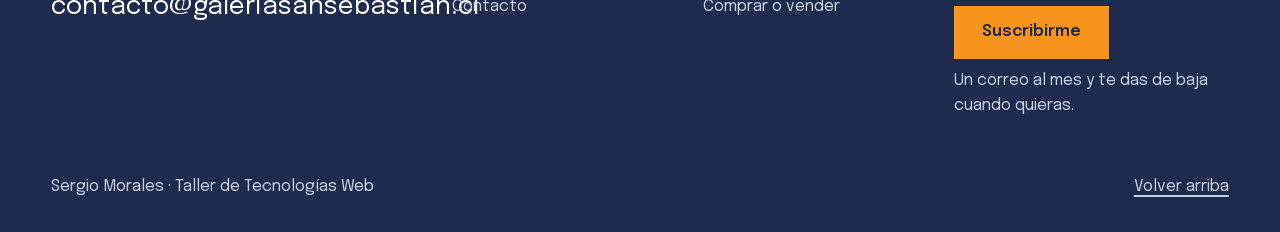
<file: artistas.html>
<!DOCTYPE html>
<html lang="es">
<head>
  <meta charset="UTF-8">
  <meta name="viewport" content="width=device-width, initial-scale=1.0">
  <meta name="description" content="Biografías de los quince artistas de la colección de Galería San Sebastián, en Valparaíso.">
  <title>Galería San Sebastián | Artistas</title>
  <link rel="preload" href="fuentes/epilogue-variable.woff2" as="font" type="font/woff2" crossorigin>
  <link rel="stylesheet" href="css/estilos.css">
</head>
<body>
  <a class="saltar" href="#contenido">Saltar al contenido</a>

  <p class="aviso">Abierto de martes a sábado, de 10:30 a 19:00 · Entrada liberada · Avenida Brasil 1250, Valparaíso</p>

  <header class="barra" id="arriba">
    <a class="marca" href="index.html">Galería San Sebastián</a>
    <nav aria-label="Menú principal">
      <ul>
        <li><a href="index.html">Inicio</a></li>
        <li><a href="galeria.html">Galería</a></li>
        <li><a href="artistas.html" aria-current="page">Artistas</a></li>
        <li><a href="exposiciones.html">Exposiciones</a></li>
        <li><a href="contacto.html">Contacto</a></li>
      </ul>
    </nav>
  </header>

  <main id="contenido">
    <section class="cabecera grid" aria-labelledby="titulo-artistas">
      <h1 id="titulo-artistas">Artistas</h1>
      <p>Quince pintores y pintoras que formaron la pintura chilena entre 1835 y 1930. Varios de ellos nacieron o vivieron en Valparaíso.</p>
    </section>

    <section class="nomina grid" aria-labelledby="titulo-nomina">
      <h2 id="titulo-nomina" class="oculto">Lista de artistas, por año de nacimiento</h2>
      <ul>
        <li><a href="#rugendas">Mauricio Rugendas <span>1802–1858</span></a></li>
        <li><a href="#caro">Manuel Antonio Caro <span>1835–1903</span></a></li>
        <li><a href="#somerscales">Thomas Somerscales <span>1842–1927</span></a></li>
        <li><a href="#lira">Pedro Lira <span>1845–1912</span></a></li>
        <li><a href="#san-martin">Cosme San Martín <span>1849–1906</span></a></li>
        <li><a href="#gonzalez">Juan Francisco González <span>1853–1933</span></a></li>
        <li><a href="#orrego-luco">Alberto Orrego Luco <span>1854–1931</span></a></li>
        <li><a href="#valenzuela-puelma">Alfredo Valenzuela Puelma <span>1856–1909</span></a></li>
        <li><a href="#magdalena-mira">Magdalena Mira <span>1859–1930</span></a></li>
        <li><a href="#celia-castro">Celia Castro <span>1860–1930</span></a></li>
        <li><a href="#helsby">Alfredo Helsby <span>1862–1933</span></a></li>
        <li><a href="#aurora-mira">Aurora Mira <span>1863–1939</span></a></li>
        <li><a href="#valenzuela-llanos">Alberto Valenzuela Llanos <span>1869–1925</span></a></li>
        <li><a href="#abarca">Agustín Abarca <span>1882–1953</span></a></li>
        <li><a href="#gordon">Arturo Gordon <span>1883–1944</span></a></li>
      </ul>
    </section>

    <section class="artista grid" id="rugendas" aria-labelledby="n-rugendas">
      <img src="img/rugendas-huaso-lavandera.jpg" width="772" height="1024" loading="lazy"
        alt="Detalle de El huaso y la lavandera, de Mauricio Rugendas: un huaso de manta roja a caballo">
      <div class="artista-texto">
        <h2 id="n-rugendas">Mauricio Rugendas</h2>
        <p class="vida">Augsburgo, Alemania, 1802 · Alemania, 1858</p>
        <p>Pintor viajero alemán que recorrió América y vivió varios años en Chile, en la década de 1830. Retrató huasos, fiestas y paisajes del campo, y sus cuadros son de las primeras imágenes de la vida cotidiana del país.</p>
        <p><a class="enlace-flecha" href="galeria.html#huaso">Ver su obra en la colección</a></p>
      </div>
    </section>

    <section class="artista grid" id="caro" aria-labelledby="n-caro">
      <img src="img/caro-zamacueca.jpg" width="800" height="600" loading="lazy"
        alt="Detalle de La zamacueca, de Manuel Antonio Caro: parejas bailando en una fonda">
      <div class="artista-texto">
        <h2 id="n-caro">Manuel Antonio Caro</h2>
        <p class="vida">Ancud, 1835 · Valparaíso, 1903</p>
        <p>Nació en Chiloé y murió en Valparaíso. Es uno de los grandes pintores costumbristas chilenos: en cuadros como La zamacueca retrató las fiestas y los bailes populares del siglo XIX.</p>
        <p><a class="enlace-flecha" href="galeria.html#zamacueca-caro">Ver su obra en la colección</a></p>
      </div>
    </section>

    <section class="artista grid" id="somerscales" aria-labelledby="n-somerscales">
      <img src="img/somerscales-valparaiso.jpg" width="1200" height="766" loading="lazy"
        alt="Detalle de Valparaíso, de Thomas Somerscales: la ciudad y la bahía vistas desde los cerros">
      <div class="artista-texto">
        <h2 id="n-somerscales">Thomas Somerscales</h2>
        <p class="vida">Hull, Inglaterra, 1842 · Inglaterra, 1927</p>
        <p>Marino y profesor inglés que vivió en Chile de 1869 a 1892. Se hizo conocido por sus batallas navales y por sus vistas del puerto de Valparaíso, que siguió pintando después de volver a Inglaterra.</p>
        <p><a class="enlace-flecha" href="galeria.html#somerscales">Ver su obra en la colección</a></p>
      </div>
    </section>

    <section class="artista grid" id="lira" aria-labelledby="n-lira">
      <img src="img/lira-los-canteros.jpg" width="1070" height="646" loading="lazy"
        alt="Detalle de Los canteros, de Pedro Lira: obreros moviendo bloques de piedra">
      <div class="artista-texto">
        <h2 id="n-lira">Pedro Lira</h2>
        <p class="vida">Santiago, 1845 · Santiago, 1912</p>
        <p>Pintor y crítico de arte. Organizó algunas de las primeras exposiciones de arte en Chile y fue maestro de Celia Castro, la primera mujer en estudiar pintura de forma profesional en el país.</p>
        <p><a class="enlace-flecha" href="galeria.html#canteros">Ver su obra en la colección</a></p>
      </div>
    </section>

    <section class="artista grid" id="san-martin" aria-labelledby="n-san-martin">
      <img src="img/san-martin-lectura.jpg" width="1040" height="783" loading="lazy"
        alt="Detalle de La lectura, de Cosme San Martín: una familia reunida en un salón">
      <div class="artista-texto">
        <h2 id="n-san-martin">Cosme San Martín</h2>
        <p class="vida">Valparaíso, 1849 · Santiago, 1906</p>
        <p>Nació en Valparaíso y estudió en la Academia de Pintura de Santiago. La lectura, de 1874, muestra a una familia reunida en su salón y es una de sus obras más conocidas.</p>
        <p><a class="enlace-flecha" href="galeria.html#lectura">Ver su obra en la colección</a></p>
      </div>
    </section>

    <section class="artista grid" id="gonzalez" aria-labelledby="n-gonzalez">
      <img src="img/gonzalez-valparaiso.jpg" width="800" height="416" loading="lazy"
        alt="Detalle de Valparaíso, de Juan Francisco González: veleros anclados en la bahía">
      <div class="artista-texto">
        <h2 id="n-gonzalez">Juan Francisco González</h2>
        <p class="vida">Santiago, 1853 · Santiago, 1933</p>
        <p>Uno de los cuatro grandes maestros de la pintura chilena. Pintaba rápido, con pinceladas sueltas, y dejó miles de cuadros de flores, calles y paisajes.</p>
        <p><a class="enlace-flecha" href="galeria.html#valparaiso-gonzalez">Ver su obra en la colección</a></p>
      </div>
    </section>

    <section class="artista grid" id="orrego-luco" aria-labelledby="n-orrego-luco">
      <img src="img/orrego-luco-alameda.jpg" width="768" height="448" loading="lazy"
        alt="Detalle de Alameda de las Delicias, de Alberto Orrego Luco: una avenida con árboles al atardecer">
      <div class="artista-texto">
        <h2 id="n-orrego-luco">Alberto Orrego Luco</h2>
        <p class="vida">Valparaíso, 1854 · 1931</p>
        <p>Nació en Valparaíso y vivió buena parte de su vida en Europa. Pintó paisajes de Chile y de Italia, con una luz suave de atardecer, como en su vista de la Alameda de las Delicias.</p>
        <p><a class="enlace-flecha" href="galeria.html#alameda">Ver su obra en la colección</a></p>
      </div>
    </section>

    <section class="artista grid" id="valenzuela-puelma" aria-labelledby="n-valenzuela-puelma">
      <img src="img/valenzuela-puelma-sevillana.jpg" width="522" height="720" loading="lazy"
        alt="Detalle de La sevillana, de Alfredo Valenzuela Puelma: una mujer con chal rojo">
      <div class="artista-texto">
        <h2 id="n-valenzuela-puelma">Alfredo Valenzuela Puelma</h2>
        <p class="vida">Valparaíso, 1856 · Villejuif, Francia, 1909</p>
        <p>Nació en Valparaíso y fue pionero en pintar desnudos en Chile. De los cuatro grandes maestros, es el que mejor representa la perfección formal de la pintura académica.</p>
        <p><a class="enlace-flecha" href="galeria.html#sevillana">Ver su obra en la colección</a></p>
      </div>
    </section>

    <section class="artista grid" id="magdalena-mira" aria-labelledby="n-magdalena-mira">
      <img src="img/magdalena-mira-bordadora.jpg" width="445" height="650" loading="lazy"
        alt="Detalle de La bordadora, de Magdalena Mira: una joven borda sentada en un salón">
      <div class="artista-texto">
        <h2 id="n-magdalena-mira">Magdalena Mira</h2>
        <p class="vida">Santiago, 1859 · 1930</p>
        <p>Pintora y escultora. Junto con su hermana Aurora, se la considera una de las primeras mujeres artistas de Chile y una figura clave de la pintura del siglo XIX en Latinoamérica.</p>
        <p><a class="enlace-flecha" href="galeria.html#bordadora">Ver su obra en la colección</a></p>
      </div>
    </section>

    <section class="artista grid" id="celia-castro" aria-labelledby="n-celia-castro">
      <img src="img/celia-castro-uvas.jpg" width="615" height="800" loading="lazy"
        alt="Detalle de Uvas, de Celia Castro: un racimo de uvas negras entre hojas de parra">
      <div class="artista-texto">
        <h2 id="n-celia-castro">Celia Castro</h2>
        <p class="vida">Valparaíso, 1860 · Valparaíso, 1930</p>
        <p>Fue la primera mujer en estudiar pintura profesional en Chile y alumna de Pedro Lira. Se la recuerda por sus registros melancólicos de la vida cotidiana.</p>
        <p><a class="enlace-flecha" href="galeria.html#uvas">Ver su obra en la colección</a></p>
      </div>
    </section>

    <section class="artista grid" id="helsby" aria-labelledby="n-helsby">
      <img src="img/helsby-paseo-atkinson.jpg" width="1200" height="900" loading="lazy"
        alt="Detalle de El paseo Atkinson, de Alfredo Helsby: una niña con un aro en un paseo soleado">
      <div class="artista-texto">
        <h2 id="n-helsby">Alfredo Helsby</h2>
        <p class="vida">Valparaíso, 1862 · Santiago, 1933</p>
        <p>Nació en Valparaíso y salía a pintar al aire libre con Juan Francisco González. Se le considera uno de los grandes paisajistas chilenos por su manera de trabajar la luz y el color.</p>
        <p><a class="enlace-flecha" href="galeria.html#paseo-atkinson">Ver su obra en la colección</a></p>
      </div>
    </section>

    <section class="artista grid" id="aurora-mira" aria-labelledby="n-aurora-mira">
      <img src="img/aurora-mira-rosas.jpg" width="900" height="1287" loading="lazy"
        alt="Detalle de Rosas y campánulas, de Aurora Mira: rosas rosadas y campánulas lilas">
      <div class="artista-texto">
        <h2 id="n-aurora-mira">Aurora Mira</h2>
        <p class="vida">Santiago, 1863 · Santiago, 1939</p>
        <p>Pintora. Con su hermana Magdalena abrió camino a las mujeres en la pintura chilena, en una época en que el arte se consideraba un oficio de hombres.</p>
        <p><a class="enlace-flecha" href="galeria.html#rosas">Ver su obra en la colección</a></p>
      </div>
    </section>

    <section class="artista grid" id="valenzuela-llanos" aria-labelledby="n-valenzuela-llanos">
      <img src="img/valenzuela-llanos-marina.jpg" width="868" height="595" loading="lazy"
        alt="Detalle de Marina de Valparaíso, de Alberto Valenzuela Llanos: rocas y olas en la orilla">
      <div class="artista-texto">
        <h2 id="n-valenzuela-llanos">Alberto Valenzuela Llanos</h2>
        <p class="vida">San Fernando, 1869 · Santiago, 1925</p>
        <p>Paisajista y otro de los cuatro grandes maestros. Se estima que pintó más de mil cuadros, en los que se nota la llegada del impresionismo a la pintura chilena.</p>
        <p><a class="enlace-flecha" href="galeria.html#marina">Ver sus obras en la colección</a></p>
      </div>
    </section>

    <section class="artista grid" id="abarca" aria-labelledby="n-abarca">
      <img src="img/abarca-pataguas.jpg" width="496" height="456" loading="lazy"
        alt="Detalle de Pataguas, de Agustín Abarca: árboles de troncos torcidos en tonos ocres">
      <div class="artista-texto">
        <h2 id="n-abarca">Agustín Abarca</h2>
        <p class="vida">Talca, 1882 · Santiago, 1953</p>
        <p>Paisajista nacido en Talca. Pintó sobre todo árboles y bosques, con tonos terrosos y pinceladas tranquilas, como en Pataguas, de 1930.</p>
        <p><a class="enlace-flecha" href="galeria.html#pataguas">Ver su obra en la colección</a></p>
      </div>
    </section>

    <section class="artista grid" id="gordon" aria-labelledby="n-gordon">
      <img src="img/gordon-zamacueca.jpg" width="1200" height="867" loading="lazy"
        alt="Detalle de Zamacueca, de Arturo Gordon: músicos y una pareja bailando en un patio">
      <div class="artista-texto">
        <h2 id="n-gordon">Arturo Gordon</h2>
        <p class="vida">Casablanca, 1883 · Valparaíso, 1944</p>
        <p>Pintor de la llamada Generación del Trece. Retrató escenas populares, fiestas y bailes con colores intensos y pincelada suelta, como en Zamacueca y La riña.</p>
        <p><a class="enlace-flecha" href="galeria.html#zamacueca-gordon">Ver sus obras en la colección</a></p>
      </div>
    </section>
  </main>

  <footer class="pie">
    <p class="pie-nombre">Galería San Sebastián</p>
    <div class="pie-fila">
      <address class="pie-lugares">
        <a href="https://www.google.com/maps/search/?api=1&amp;query=Avenida+Brasil+1250+Valparaiso">Avenida Brasil 1250, Valparaíso</a><br>
        <a href="tel:+56322345678">+56 32 234 5678</a><br>
        <a href="mailto:contacto@galeriasansebastian.cl">contacto@galeriasansebastian.cl</a>
      </address>
      <div class="pie-cols">
        <div>
          <h2>Visita</h2>
          <ul>
            <li><a href="index.html#visita">Horario y cómo llegar</a></li>
            <li><a href="exposiciones.html">Exposiciones</a></li>
            <li><a href="contacto.html">Contacto</a></li>
          </ul>
        </div>
        <div>
          <h2>Colección</h2>
          <ul>
            <li><a href="galeria.html">Galería</a></li>
            <li><a href="artistas.html">Artistas</a></li>
            <li><a href="contacto.html#formulario">Comprar o vender</a></li>
          </ul>
        </div>
      </div>
      <form class="boletin" action="#" method="post">
        <label for="boletin-correo">Recibe el boletín mensual de exposiciones</label>
        <div class="boletin-fila">
          <input type="email" id="boletin-correo" name="boletin-correo" autocomplete="email" placeholder="nombre@correo.cl" required>
          <button class="boton" type="submit">Suscribirme</button>
        </div>
        <p class="chico">Un correo al mes y te das de baja cuando quieras.</p>
      </form>
    </div>
    <div class="pie-legal">
      <p>Sergio Morales · Taller de Tecnologías Web</p>
      <a href="#arriba">Volver arriba</a>
    </div>
  </footer>
</body>
</html>
</file>
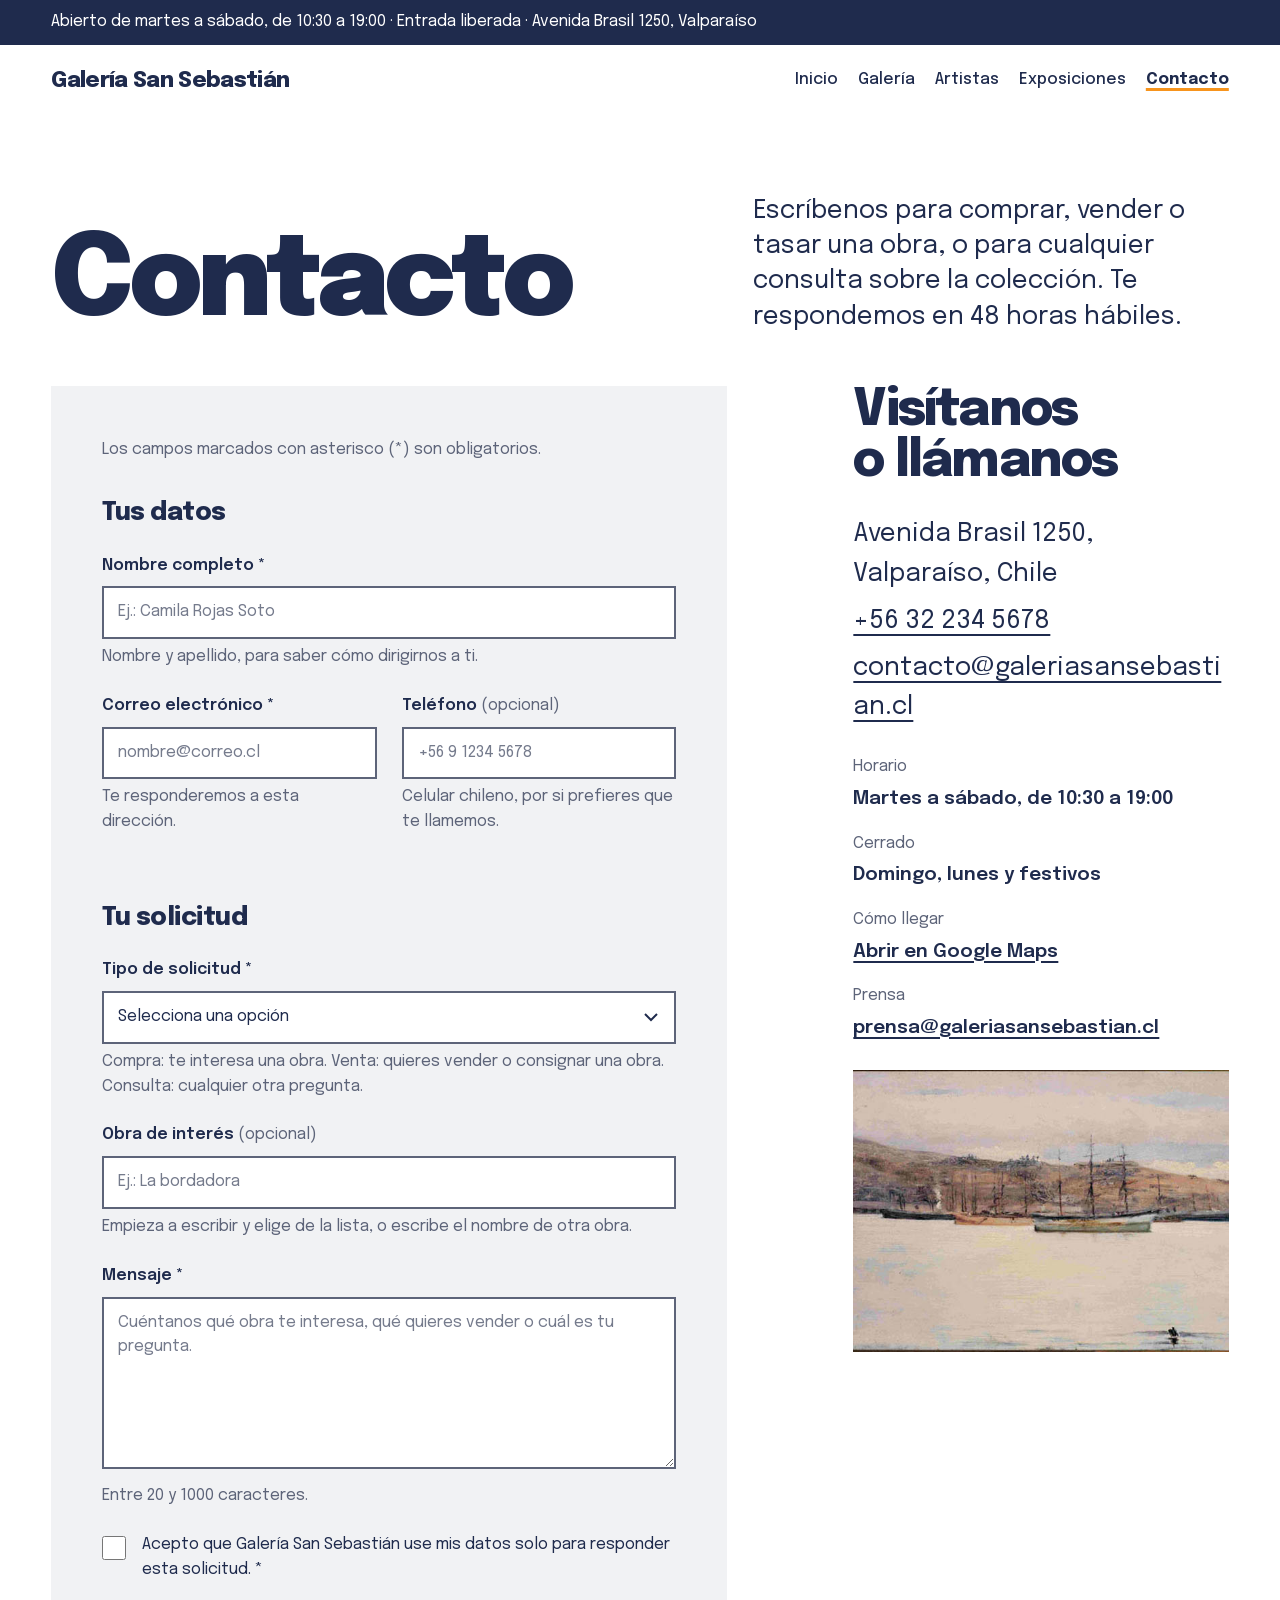
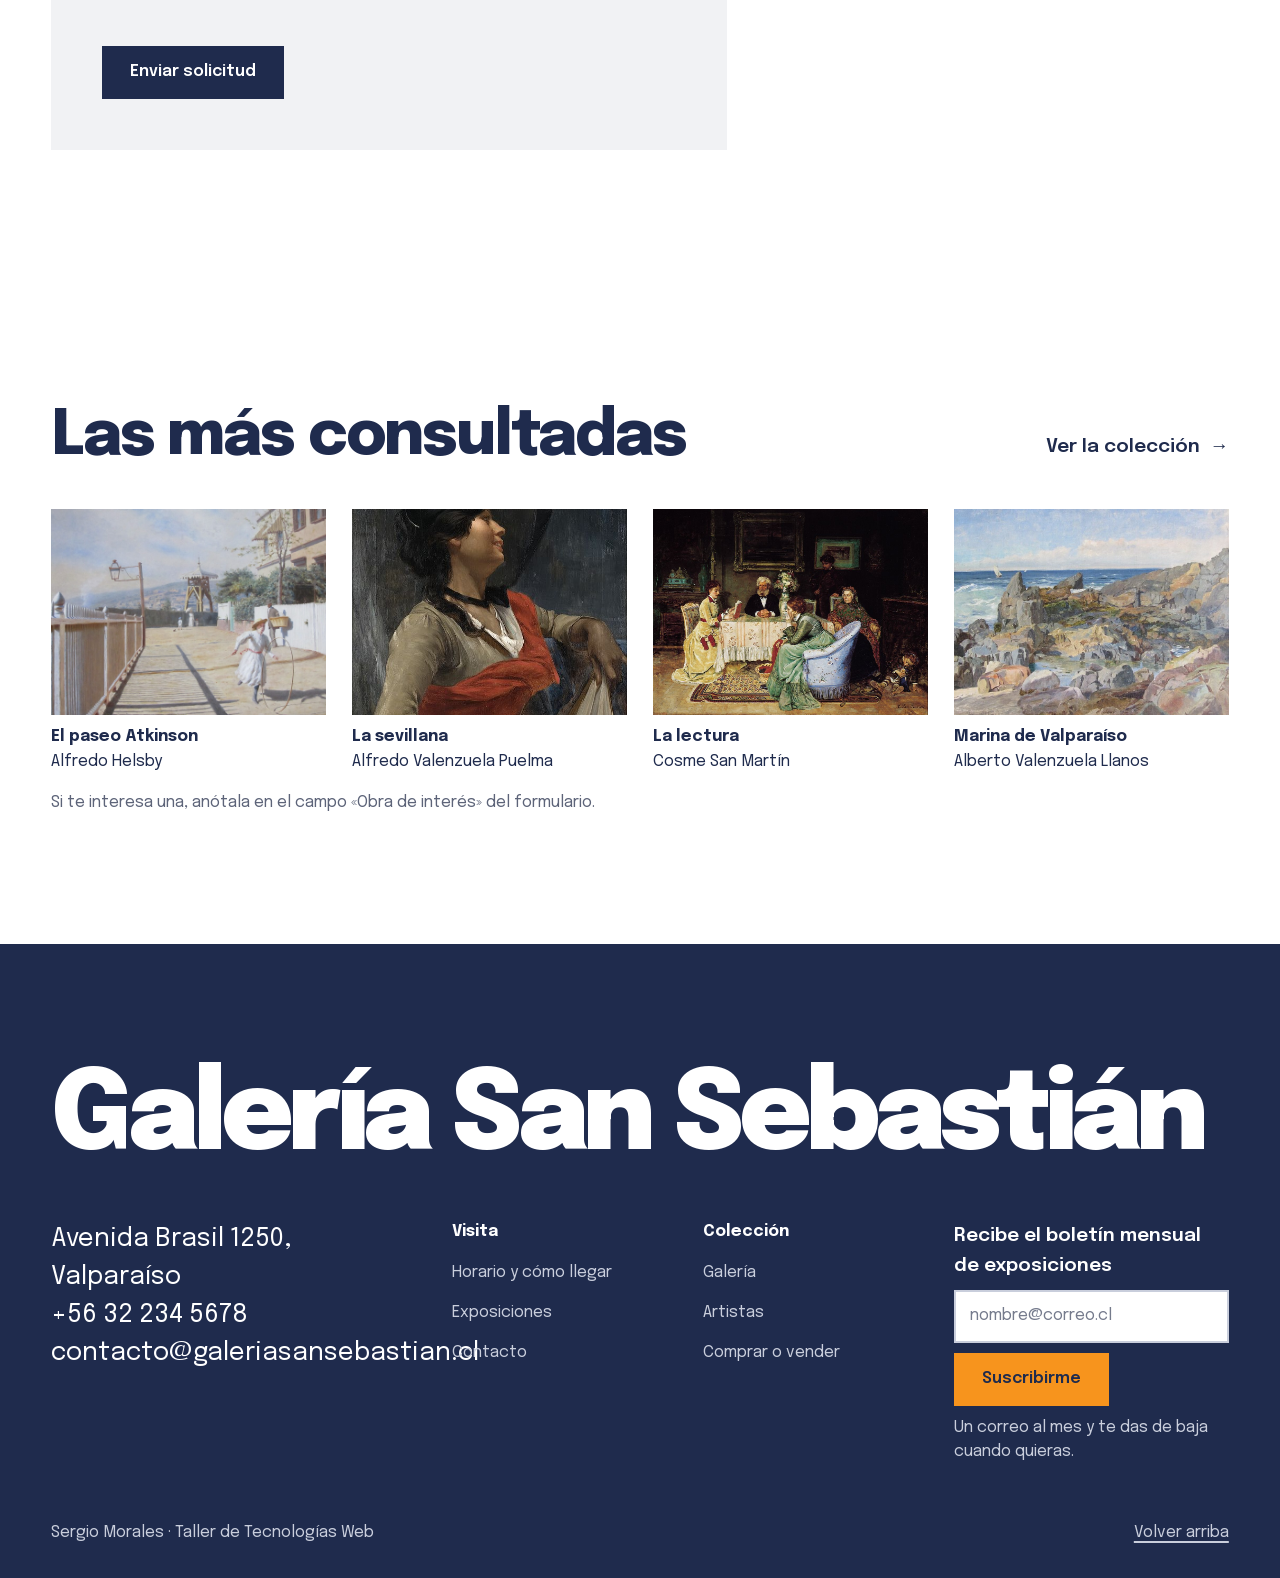
<file: contacto.html>
<!DOCTYPE html>
<html lang="es">
<head>
  <meta charset="UTF-8">
  <meta name="viewport" content="width=device-width, initial-scale=1.0">
  <meta name="description" content="Escribe a Galería San Sebastián para comprar, vender o tasar una obra. Avenida Brasil 1250, Valparaíso.">
  <title>Galería San Sebastián | Contacto</title>
  <link rel="preload" href="fuentes/epilogue-variable.woff2" as="font" type="font/woff2" crossorigin>
  <link rel="stylesheet" href="css/estilos.css">
</head>
<body>
  <a class="saltar" href="#contenido">Saltar al contenido</a>

  <p class="aviso">Abierto de martes a sábado, de 10:30 a 19:00 · Entrada liberada · Avenida Brasil 1250, Valparaíso</p>

  <header class="barra" id="arriba">
    <a class="marca" href="index.html">Galería San Sebastián</a>
    <nav aria-label="Menú principal">
      <ul>
        <li><a href="index.html">Inicio</a></li>
        <li><a href="galeria.html">Galería</a></li>
        <li><a href="artistas.html">Artistas</a></li>
        <li><a href="exposiciones.html">Exposiciones</a></li>
        <li><a href="contacto.html" aria-current="page">Contacto</a></li>
      </ul>
    </nav>
  </header>

  <main id="contenido">
    <section class="cabecera grid" aria-labelledby="titulo-contacto">
      <h1 id="titulo-contacto">Contacto</h1>
      <p>Escríbenos para comprar, vender o tasar una obra, o para cualquier consulta sobre la colección. Te respondemos en 48 horas hábiles.</p>
    </section>

    <section class="contacto grid" aria-label="Formulario y datos de contacto">
      <form class="formulario" id="formulario" action="#" method="post" aria-describedby="nota-obligatorios">
        <p class="obligatorio-nota chico" id="nota-obligatorios">Los campos marcados con asterisco (*) son obligatorios.</p>

        <fieldset>
          <legend>Tus datos</legend>

          <div class="campo">
            <label for="nombre">Nombre completo *</label>
            <input type="text" id="nombre" name="nombre" autocomplete="name" minlength="3" maxlength="80"
              placeholder="Ej.: Camila Rojas Soto" aria-describedby="nombre-ayuda" required>
            <span class="ayuda" id="nombre-ayuda">Nombre y apellido, para saber cómo dirigirnos a ti.</span>
            <span class="error">Escribe tu nombre completo, con al menos 3 letras.</span>
          </div>

          <div class="campo-doble">
            <div class="campo">
              <label for="correo">Correo electrónico *</label>
              <input type="email" id="correo" name="correo" autocomplete="email" maxlength="120"
                placeholder="nombre@correo.cl" aria-describedby="correo-ayuda" required>
              <span class="ayuda" id="correo-ayuda">Te responderemos a esta dirección.</span>
              <span class="error">Escribe un correo válido, por ejemplo nombre@correo.cl.</span>
            </div>

            <div class="campo">
              <label for="telefono">Teléfono <span class="opcional">(opcional)</span></label>
              <input type="tel" id="telefono" name="telefono" autocomplete="tel"
                pattern="(\+?56)? ?9 ?[0-9]{4} ?[0-9]{4}" placeholder="+56 9 1234 5678" aria-describedby="telefono-ayuda">
              <span class="ayuda" id="telefono-ayuda">Celular chileno, por si prefieres que te llamemos.</span>
              <span class="error">Escribe un celular de 9 dígitos, por ejemplo +56 9 1234 5678.</span>
            </div>
          </div>
        </fieldset>

        <fieldset>
          <legend>Tu solicitud</legend>

          <div class="campo">
            <label for="tipo">Tipo de solicitud *</label>
            <select id="tipo" name="tipo" aria-describedby="tipo-ayuda" required>
              <option value="">Selecciona una opción</option>
              <option value="compra">Compra</option>
              <option value="consulta">Consulta</option>
              <option value="venta">Venta</option>
            </select>
            <span class="ayuda" id="tipo-ayuda">Compra: te interesa una obra. Venta: quieres vender o consignar una obra. Consulta: cualquier otra pregunta.</span>
            <span class="error">Elige si tu solicitud es de compra, consulta o venta.</span>
          </div>

          <div class="campo">
            <label for="obra">Obra de interés <span class="opcional">(opcional)</span></label>
            <input type="text" id="obra" name="obra" list="obras" maxlength="100"
              placeholder="Ej.: La bordadora" aria-describedby="obra-ayuda">
            <datalist id="obras">
              <option value="Valparaíso, de Thomas Somerscales"></option>
              <option value="El paseo Atkinson, de Alfredo Helsby"></option>
              <option value="Marina de Valparaíso, de Alberto Valenzuela Llanos"></option>
              <option value="Valparaíso, de Juan Francisco González"></option>
              <option value="La sevillana, de Alfredo Valenzuela Puelma"></option>
              <option value="Los canteros, de Pedro Lira"></option>
              <option value="La bordadora, de Magdalena Mira"></option>
              <option value="Uvas, de Celia Castro"></option>
              <option value="Paisaje de Lo Contador, de Alberto Valenzuela Llanos"></option>
              <option value="Rosas y campánulas, de Aurora Mira"></option>
              <option value="La escuadra chilena en 1879, de Thomas Somerscales"></option>
              <option value="La zamacueca, de Manuel Antonio Caro"></option>
              <option value="El huaso y la lavandera, de Mauricio Rugendas"></option>
              <option value="La lectura, de Cosme San Martín"></option>
              <option value="Zamacueca, de Arturo Gordon"></option>
              <option value="La riña, de Arturo Gordon"></option>
              <option value="Pataguas, de Agustín Abarca"></option>
              <option value="Alameda de las Delicias, de Alberto Orrego Luco"></option>
            </datalist>
            <span class="ayuda" id="obra-ayuda">Empieza a escribir y elige de la lista, o escribe el nombre de otra obra.</span>
          </div>

          <div class="campo">
            <label for="mensaje">Mensaje *</label>
            <textarea id="mensaje" name="mensaje" rows="6" minlength="20" maxlength="1000"
              placeholder="Cuéntanos qué obra te interesa, qué quieres vender o cuál es tu pregunta." aria-describedby="mensaje-ayuda" required></textarea>
            <span class="ayuda" id="mensaje-ayuda">Entre 20 y 1000 caracteres.</span>
            <span class="error">Tu mensaje debe tener al menos 20 caracteres.</span>
          </div>

          <div class="campo consentimiento">
            <input type="checkbox" id="acepto" name="acepto" value="si" required>
            <label for="acepto">Acepto que Galería San Sebastián use mis datos solo para responder esta solicitud. *</label>
            <span class="error">Necesitamos tu autorización para responderte.</span>
          </div>
        </fieldset>

        <div class="enviar">
          <button class="boton" type="submit">Enviar solicitud</button>
        </div>
      </form>

      <div class="datos-contacto">
        <h2>Visítanos o llámanos</h2>
        <address>
          <p>Avenida Brasil 1250, Valparaíso, Chile</p>
          <p><a href="tel:+56322345678">+56 32 234 5678</a></p>
          <p><a href="mailto:contacto@galeriasansebastian.cl">contacto@galeriasansebastian.cl</a></p>
        </address>
        <dl>
          <dt>Horario</dt>
          <dd>Martes a sábado, de 10:30 a 19:00</dd>
          <dt>Cerrado</dt>
          <dd>Domingo, lunes y festivos</dd>
          <dt>Cómo llegar</dt>
          <dd><a href="https://www.google.com/maps/search/?api=1&amp;query=Avenida+Brasil+1250+Valparaiso">Abrir en Google Maps</a></dd>
          <dt>Prensa</dt>
          <dd><a href="mailto:prensa@galeriasansebastian.cl">prensa@galeriasansebastian.cl</a></dd>
        </dl>
        <img src="img/gonzalez-valparaiso.jpg" width="800" height="416" loading="lazy"
          alt="Valparaíso, de Juan Francisco González: veleros anclados en la bahía frente a los cerros">
      </div>
    </section>

    <section class="en-sala" aria-labelledby="titulo-preguntadas">
      <div class="grid">
        <div class="acciones">
          <h2 id="titulo-preguntadas">Las más consultadas</h2>
          <a class="enlace-flecha" href="galeria.html">Ver la colección</a>
        </div>
      </div>
      <ul class="obras-sala">
        <li>
          <a href="galeria.html#paseo-atkinson">
            <img src="img/helsby-paseo-atkinson.jpg" width="1200" height="900" loading="lazy"
              alt="El paseo Atkinson, de Alfredo Helsby: una niña con un aro en un paseo soleado sobre la bahía">
          </a>
          <p><strong>El paseo Atkinson</strong>Alfredo Helsby</p>
        </li>
        <li>
          <a href="galeria.html#sevillana">
            <img src="img/valenzuela-puelma-sevillana.jpg" width="522" height="720" loading="lazy"
              alt="La sevillana, de Alfredo Valenzuela Puelma: una mujer con chal rojo y un abanico">
          </a>
          <p><strong>La sevillana</strong>Alfredo Valenzuela Puelma</p>
        </li>
        <li>
          <a href="galeria.html#lectura">
            <img src="img/san-martin-lectura.jpg" width="1040" height="783" loading="lazy"
              alt="La lectura, de Cosme San Martín: una familia escucha a una joven que lee en un salón">
          </a>
          <p><strong>La lectura</strong>Cosme San Martín</p>
        </li>
        <li>
          <a href="galeria.html#marina">
            <img src="img/valenzuela-llanos-marina.jpg" width="868" height="595" loading="lazy"
              alt="Marina de Valparaíso, de Alberto Valenzuela Llanos: rocas y olas en la orilla">
          </a>
          <p><strong>Marina de Valparaíso</strong>Alberto Valenzuela Llanos</p>
        </li>
      </ul>
      <div class="grid"><p class="chico">Si te interesa una, anótala en el campo «Obra de interés» del formulario.</p></div>
    </section>
  </main>

  <footer class="pie">
    <p class="pie-nombre">Galería San Sebastián</p>
    <div class="pie-fila">
      <address class="pie-lugares">
        <a href="https://www.google.com/maps/search/?api=1&amp;query=Avenida+Brasil+1250+Valparaiso">Avenida Brasil 1250, Valparaíso</a><br>
        <a href="tel:+56322345678">+56 32 234 5678</a><br>
        <a href="mailto:contacto@galeriasansebastian.cl">contacto@galeriasansebastian.cl</a>
      </address>
      <div class="pie-cols">
        <div>
          <h2>Visita</h2>
          <ul>
            <li><a href="index.html#visita">Horario y cómo llegar</a></li>
            <li><a href="exposiciones.html">Exposiciones</a></li>
            <li><a href="contacto.html">Contacto</a></li>
          </ul>
        </div>
        <div>
          <h2>Colección</h2>
          <ul>
            <li><a href="galeria.html">Galería</a></li>
            <li><a href="artistas.html">Artistas</a></li>
            <li><a href="contacto.html#formulario">Comprar o vender</a></li>
          </ul>
        </div>
      </div>
      <form class="boletin" action="#" method="post">
        <label for="boletin-correo">Recibe el boletín mensual de exposiciones</label>
        <div class="boletin-fila">
          <input type="email" id="boletin-correo" name="boletin-correo" autocomplete="email" placeholder="nombre@correo.cl" required>
          <button class="boton" type="submit">Suscribirme</button>
        </div>
        <p class="chico">Un correo al mes y te das de baja cuando quieras.</p>
      </form>
    </div>
    <div class="pie-legal">
      <p>Sergio Morales · Taller de Tecnologías Web</p>
      <a href="#arriba">Volver arriba</a>
    </div>
  </footer>
</body>
</html>
</file>
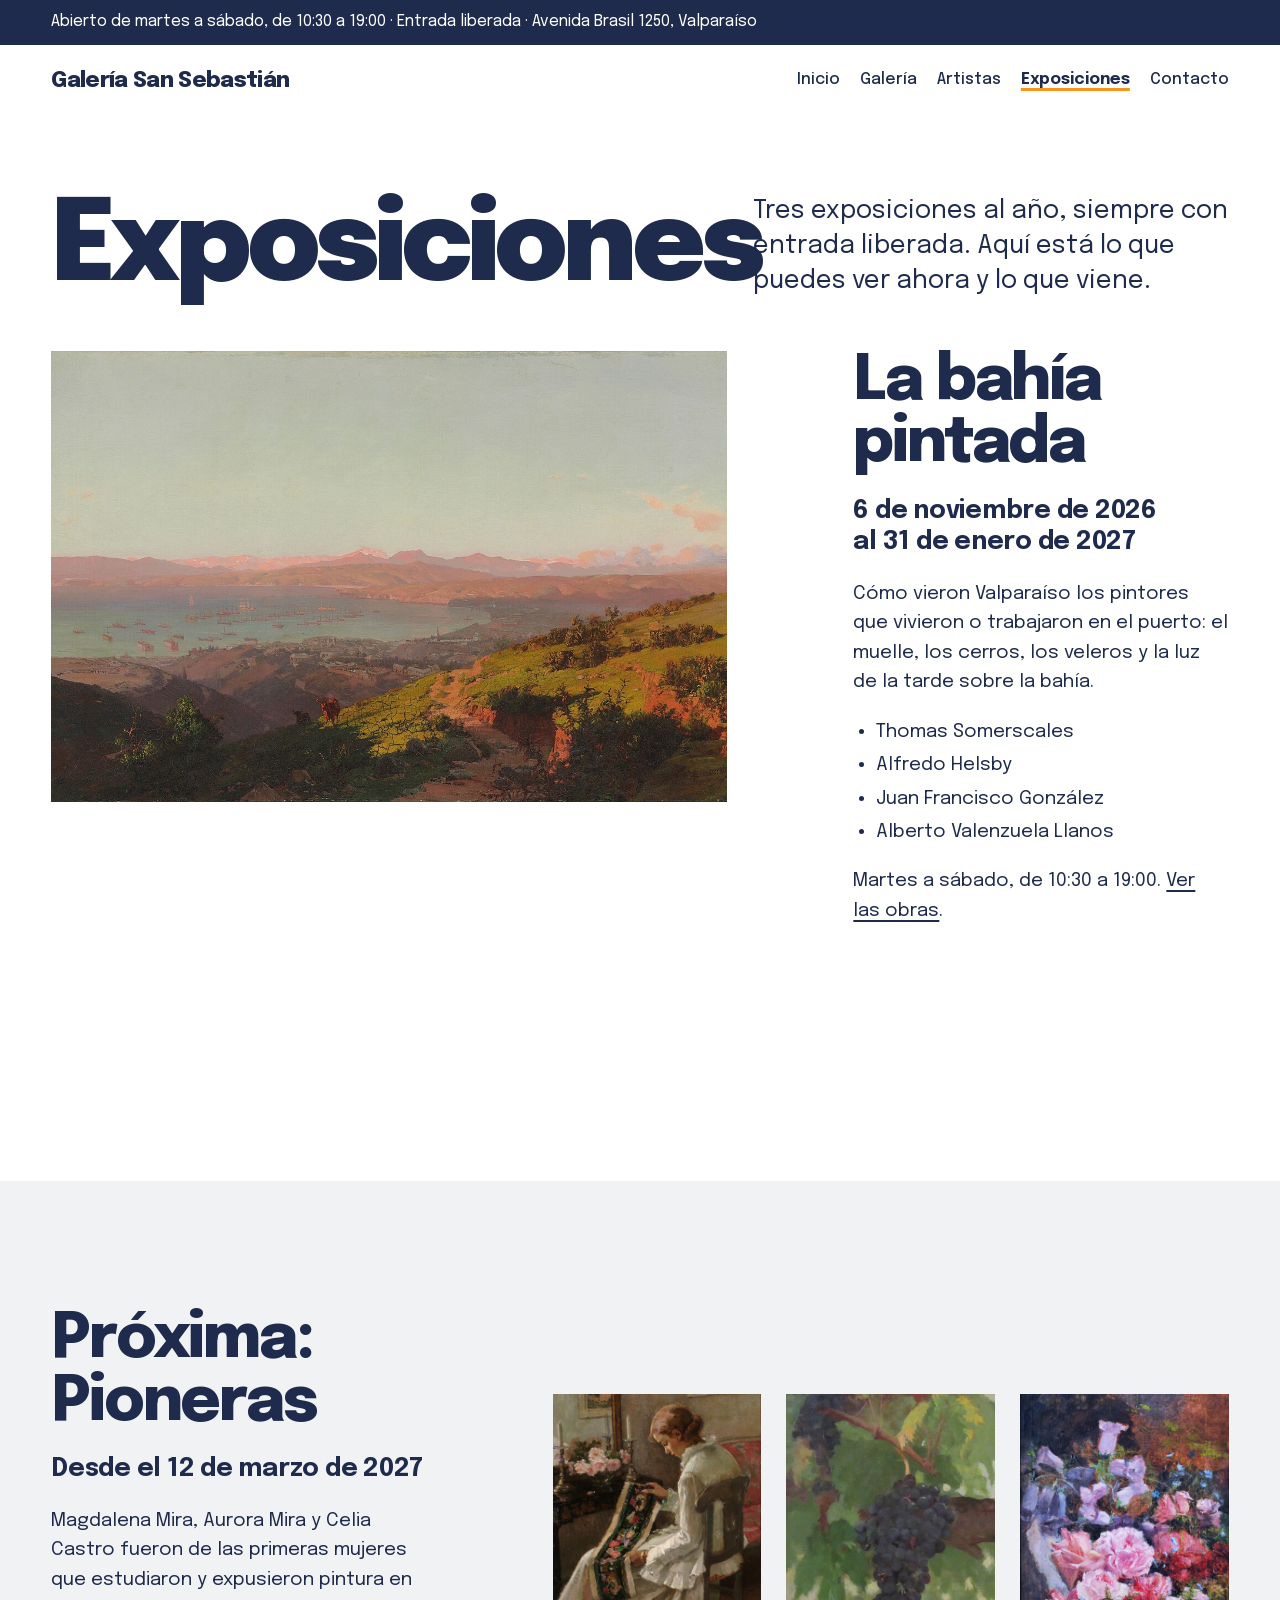
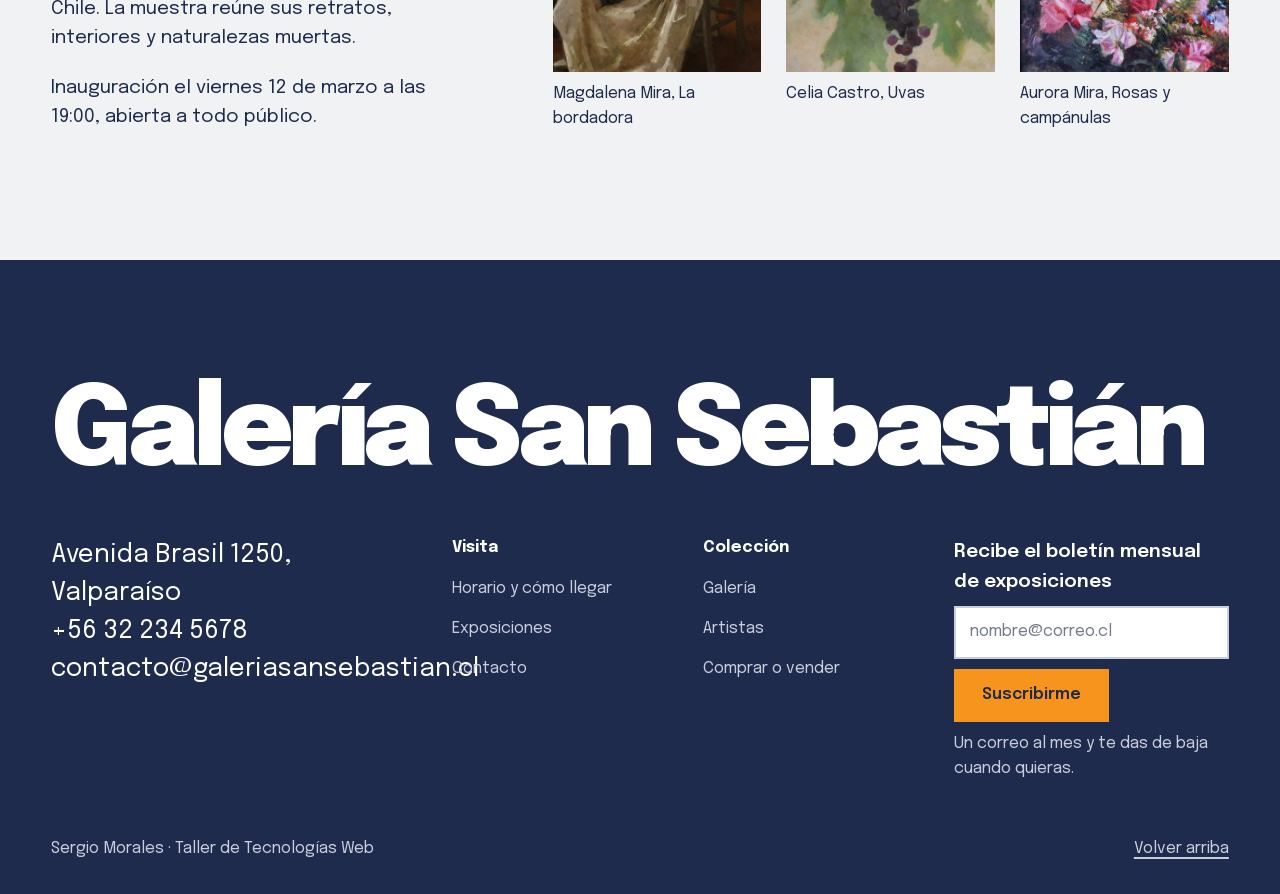
<file: exposiciones.html>
<!DOCTYPE html>
<html lang="es">
<head>
  <meta charset="UTF-8">
  <meta name="viewport" content="width=device-width, initial-scale=1.0">
  <meta name="description" content="Exposición actual y próxima muestra de Galería San Sebastián, Valparaíso.">
  <title>Galería San Sebastián | Exposiciones</title>
  <link rel="preload" href="fuentes/epilogue-variable.woff2" as="font" type="font/woff2" crossorigin>
  <link rel="stylesheet" href="css/estilos.css">
</head>
<body>
  <a class="saltar" href="#contenido">Saltar al contenido</a>

  <p class="aviso">Abierto de martes a sábado, de 10:30 a 19:00 · Entrada liberada · Avenida Brasil 1250, Valparaíso</p>

  <header class="barra" id="arriba">
    <a class="marca" href="index.html">Galería San Sebastián</a>
    <nav aria-label="Menú principal">
      <ul>
        <li><a href="index.html">Inicio</a></li>
        <li><a href="galeria.html">Galería</a></li>
        <li><a href="artistas.html">Artistas</a></li>
        <li><a href="exposiciones.html" aria-current="page">Exposiciones</a></li>
        <li><a href="contacto.html">Contacto</a></li>
      </ul>
    </nav>
  </header>

  <main id="contenido">
    <section class="cabecera grid" aria-labelledby="titulo-expos">
      <h1 id="titulo-expos">Exposiciones</h1>
      <p>Tres exposiciones al año, siempre con entrada liberada. Aquí está lo que puedes ver ahora y lo que viene.</p>
    </section>

    <section class="expo-actual grid" aria-labelledby="titulo-actual">
      <img src="img/somerscales-valparaiso.jpg" width="1200" height="766"
        alt="Valparaíso, de Thomas Somerscales: la ciudad y los barcos de la bahía vistos desde los cerros al atardecer">
      <div class="expo-ficha">
        <h2 id="titulo-actual">La bahía pintada</h2>
        <p class="portada-fecha">6 de noviembre de 2026 al 31 de enero de 2027</p>
        <p>Cómo vieron Valparaíso los pintores que vivieron o trabajaron en el puerto: el muelle, los cerros, los veleros y la luz de la tarde sobre la bahía.</p>
        <ul>
          <li>Thomas Somerscales</li>
          <li>Alfredo Helsby</li>
          <li>Juan Francisco González</li>
          <li>Alberto Valenzuela Llanos</li>
        </ul>
        <p>Martes a sábado, de 10:30 a 19:00. <a href="galeria.html">Ver las obras</a>.</p>
      </div>
    </section>

    <section class="expo-proxima grid" aria-labelledby="titulo-proxima">
      <div class="expo-proxima-texto">
        <h2 id="titulo-proxima">Próxima: Pioneras</h2>
        <p class="portada-fecha">Desde el 12 de marzo de 2027</p>
        <p>Magdalena Mira, Aurora Mira y Celia Castro fueron de las primeras mujeres que estudiaron y expusieron pintura en Chile. La muestra reúne sus retratos, interiores y naturalezas muertas.</p>
        <p>Inauguración el viernes 12 de marzo a las 19:00, abierta a todo público.</p>
      </div>
      <div class="expo-fotos">
        <figure>
          <img src="img/magdalena-mira-bordadora.jpg" width="445" height="650" loading="lazy"
            alt="La bordadora, de Magdalena Mira: una joven de vestido blanco borda sentada en un salón">
          <figcaption>Magdalena Mira, La bordadora</figcaption>
        </figure>
        <figure>
          <img src="img/celia-castro-uvas.jpg" width="615" height="800" loading="lazy"
            alt="Uvas, de Celia Castro: un racimo de uvas negras entre hojas de parra">
          <figcaption>Celia Castro, Uvas</figcaption>
        </figure>
        <figure>
          <img src="img/aurora-mira-rosas.jpg" width="900" height="1287" loading="lazy"
            alt="Rosas y campánulas, de Aurora Mira: rosas rosadas y rojas con campánulas lilas sobre un fondo oscuro">
          <figcaption>Aurora Mira, Rosas y campánulas</figcaption>
        </figure>
      </div>
    </section>

  </main>

  <footer class="pie">
    <p class="pie-nombre">Galería San Sebastián</p>
    <div class="pie-fila">
      <address class="pie-lugares">
        <a href="https://www.google.com/maps/search/?api=1&amp;query=Avenida+Brasil+1250+Valparaiso">Avenida Brasil 1250, Valparaíso</a><br>
        <a href="tel:+56322345678">+56 32 234 5678</a><br>
        <a href="mailto:contacto@galeriasansebastian.cl">contacto@galeriasansebastian.cl</a>
      </address>
      <div class="pie-cols">
        <div>
          <h2>Visita</h2>
          <ul>
            <li><a href="index.html#visita">Horario y cómo llegar</a></li>
            <li><a href="exposiciones.html">Exposiciones</a></li>
            <li><a href="contacto.html">Contacto</a></li>
          </ul>
        </div>
        <div>
          <h2>Colección</h2>
          <ul>
            <li><a href="galeria.html">Galería</a></li>
            <li><a href="artistas.html">Artistas</a></li>
            <li><a href="contacto.html#formulario">Comprar o vender</a></li>
          </ul>
        </div>
      </div>
      <form class="boletin" action="#" method="post">
        <label for="boletin-correo">Recibe el boletín mensual de exposiciones</label>
        <div class="boletin-fila">
          <input type="email" id="boletin-correo" name="boletin-correo" autocomplete="email" placeholder="nombre@correo.cl" required>
          <button class="boton" type="submit">Suscribirme</button>
        </div>
        <p class="chico">Un correo al mes y te das de baja cuando quieras.</p>
      </form>
    </div>
    <div class="pie-legal">
      <p>Sergio Morales · Taller de Tecnologías Web</p>
      <a href="#arriba">Volver arriba</a>
    </div>
  </footer>
</body>
</html>
</file>
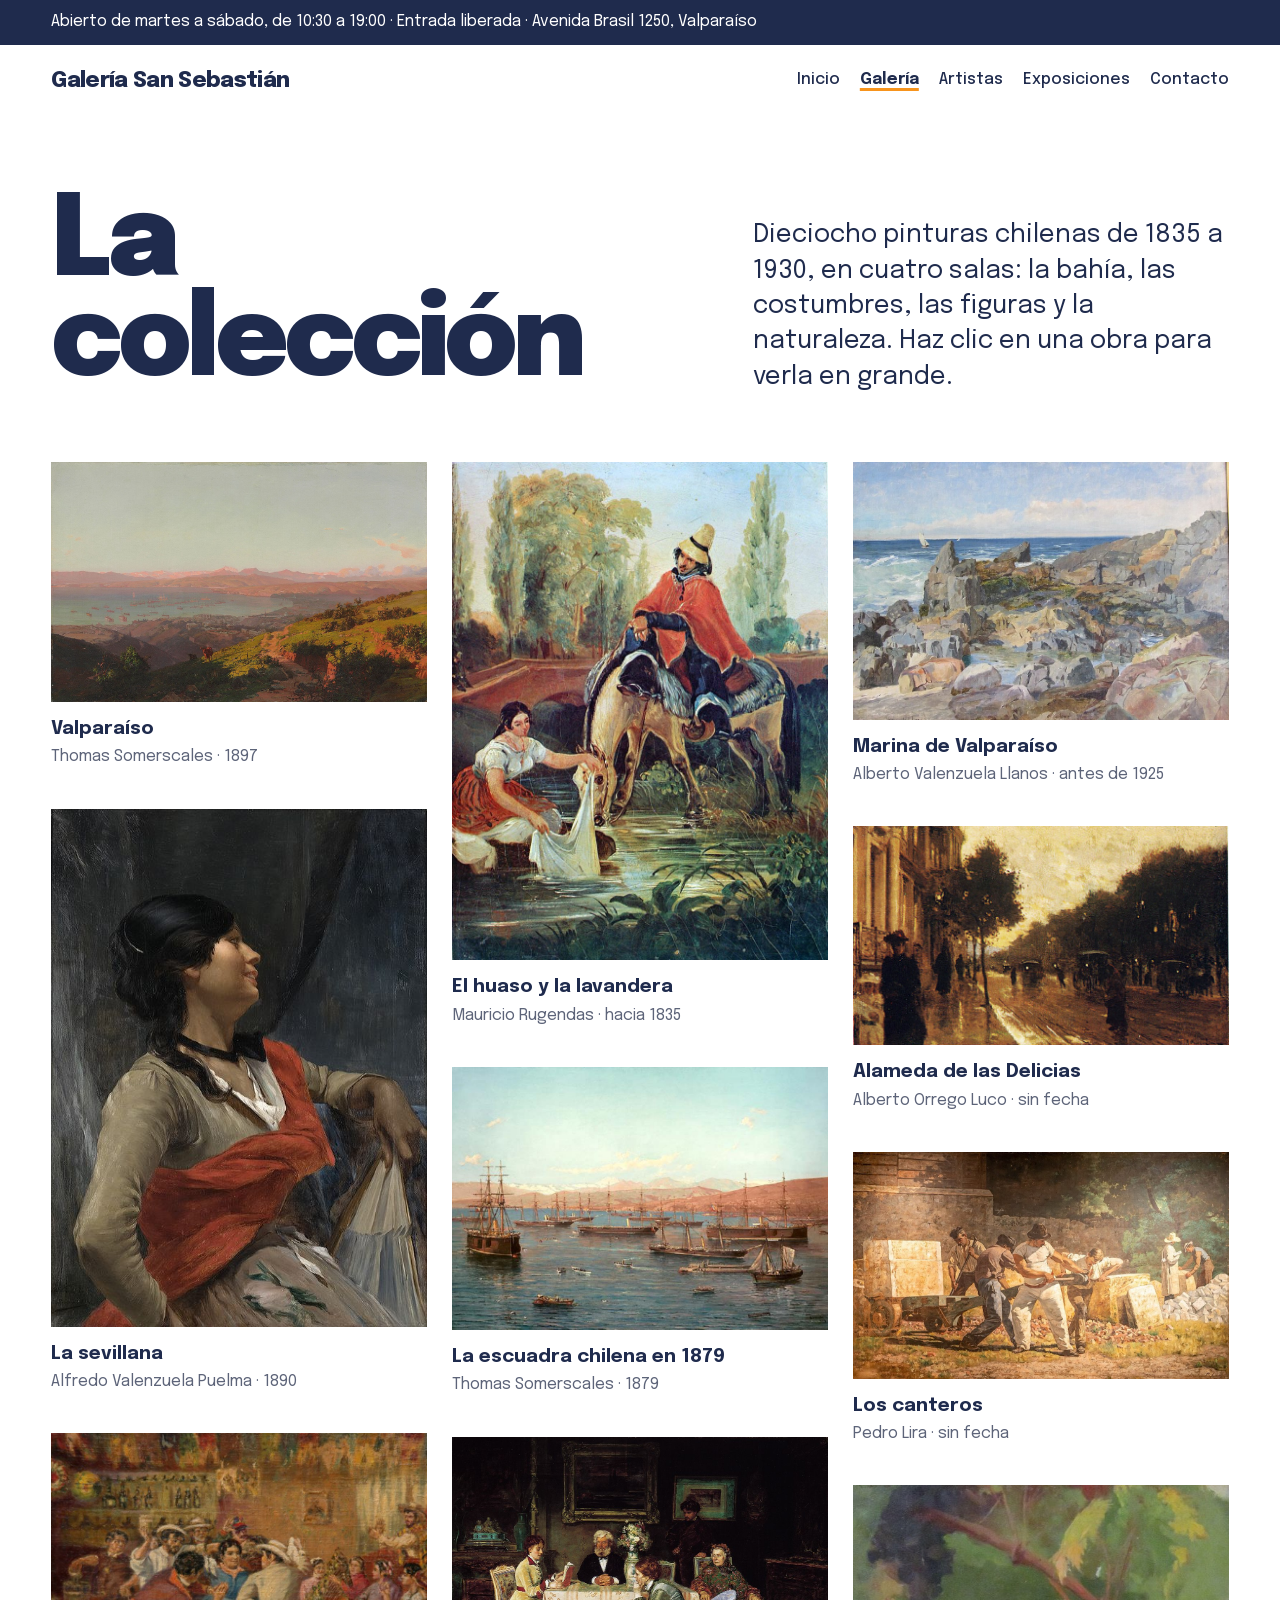
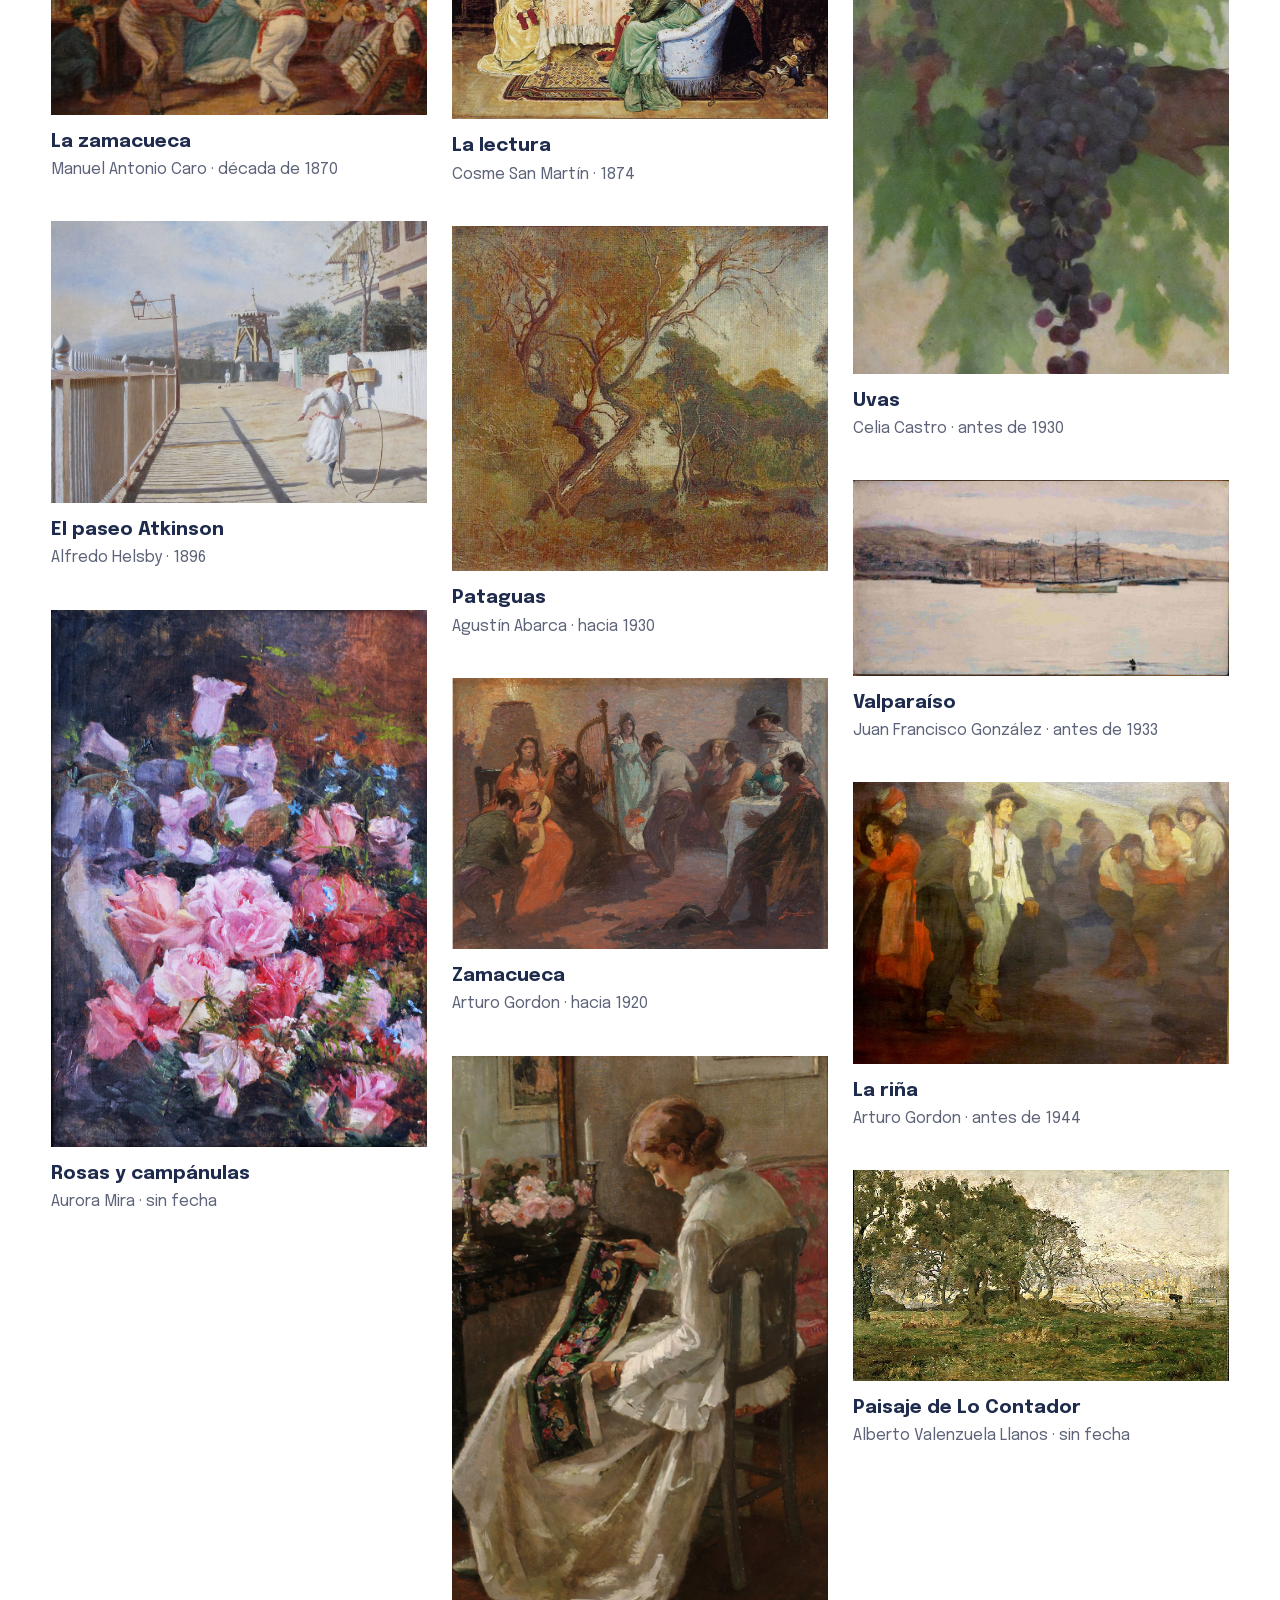
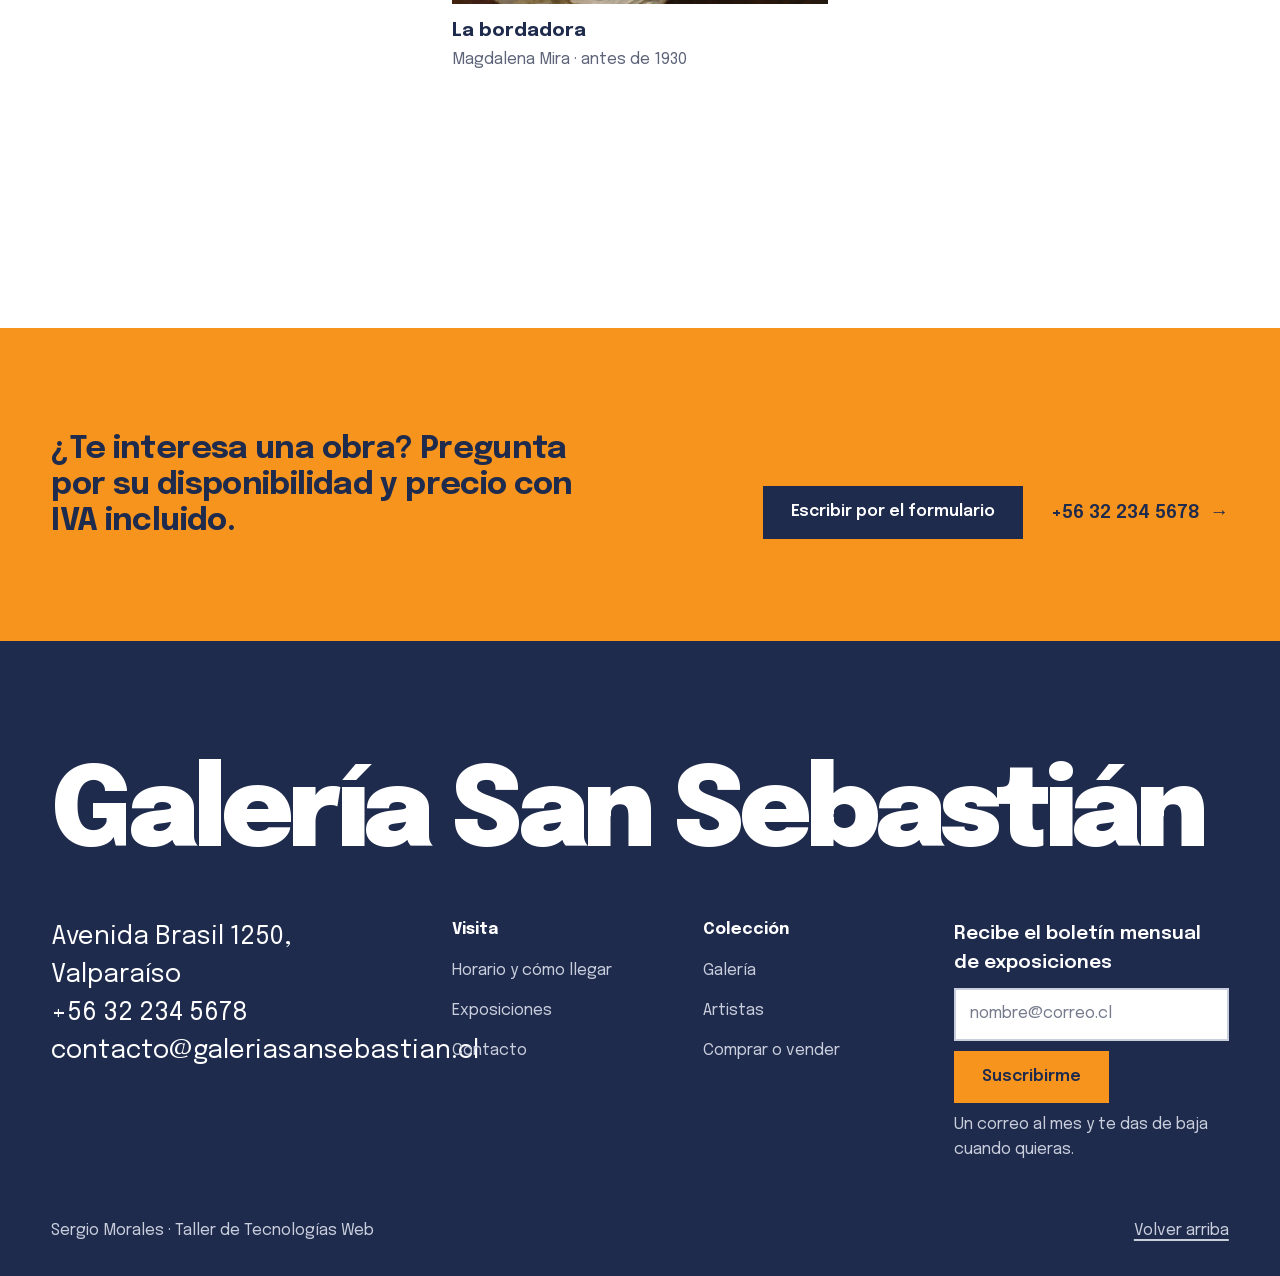
<file: galeria.html>
<!DOCTYPE html>
<html lang="es">
<head>
  <meta charset="UTF-8">
  <meta name="viewport" content="width=device-width, initial-scale=1.0">
  <meta name="description" content="Colección de Galería San Sebastián: dieciocho pinturas chilenas de 1835 a 1930, ordenadas en cuatro salas: la bahía, las costumbres, las figuras y la naturaleza.">
  <title>Galería San Sebastián | Galería</title>
  <link rel="preload" href="fuentes/epilogue-variable.woff2" as="font" type="font/woff2" crossorigin>
  <link rel="stylesheet" href="css/estilos.css">
</head>
<body>
  <a class="saltar" href="#contenido">Saltar al contenido</a>

  <p class="aviso">Abierto de martes a sábado, de 10:30 a 19:00 · Entrada liberada · Avenida Brasil 1250, Valparaíso</p>

  <header class="barra" id="arriba">
    <a class="marca" href="index.html">Galería San Sebastián</a>
    <nav aria-label="Menú principal">
      <ul>
        <li><a href="index.html">Inicio</a></li>
        <li><a href="galeria.html" aria-current="page">Galería</a></li>
        <li><a href="artistas.html">Artistas</a></li>
        <li><a href="exposiciones.html">Exposiciones</a></li>
        <li><a href="contacto.html">Contacto</a></li>
      </ul>
    </nav>
  </header>

  <main id="contenido">
    <section class="cabecera grid" aria-labelledby="titulo-galeria">
      <h1 id="titulo-galeria">La colección</h1>
      <p>Dieciocho pinturas chilenas de 1835 a 1930, en cuatro salas: la bahía, las costumbres, las figuras y la naturaleza. Haz clic en una obra para verla en grande.</p>
    </section>

    <section class="coleccion grid" aria-labelledby="titulo-obras">
      <h2 id="titulo-obras" class="oculto">Obras de la colección</h2>

      <div class="muro">
        <figure class="obra" id="somerscales">
          <a href="#ver-somerscales">
            <img src="img/somerscales-valparaiso.jpg" width="1200" height="766"
              alt="Valparaíso, de Thomas Somerscales: vista desde los cerros al atardecer, con la ciudad y los barcos de la bahía bajo una cordillera rosada">
          </a>
          <figcaption><strong>Valparaíso</strong>Thomas Somerscales · 1897</figcaption>
        </figure>
        <figure class="obra" id="sevillana">
          <a href="#ver-sevillana">
            <img src="img/valenzuela-puelma-sevillana.jpg" width="522" height="720"
              alt="La sevillana, de Alfredo Valenzuela Puelma: una mujer de cabello negro con un chal rojo, sentada de perfil, mira hacia arriba con un abanico en la mano">
          </a>
          <figcaption><strong>La sevillana</strong>Alfredo Valenzuela Puelma · 1890</figcaption>
        </figure>
        <figure class="obra" id="zamacueca-caro">
          <a href="#ver-zamacueca-caro">
            <img src="img/caro-zamacueca.jpg" width="800" height="600"
              alt="La zamacueca, de Manuel Antonio Caro: parejas bailan en una fonda llena de gente, con banderas y botellas al fondo">
          </a>
          <figcaption><strong>La zamacueca</strong>Manuel Antonio Caro · década de 1870</figcaption>
        </figure>
        <figure class="obra" id="paseo-atkinson">
          <a href="#ver-paseo-atkinson">
            <img src="img/helsby-paseo-atkinson.jpg" width="1200" height="900" loading="lazy"
              alt="El paseo Atkinson, de Alfredo Helsby: una niña de vestido blanco juega con un aro en un paseo soleado con baranda de fierro y la bahía al fondo">
          </a>
          <figcaption><strong>El paseo Atkinson</strong>Alfredo Helsby · 1896</figcaption>
        </figure>
        <figure class="obra" id="rosas">
          <a href="#ver-rosas">
            <img src="img/aurora-mira-rosas.jpg" width="900" height="1287" loading="lazy"
              alt="Rosas y campánulas, de Aurora Mira: un ramo de rosas rosadas y rojas con campánulas lilas sobre un fondo oscuro">
          </a>
          <figcaption><strong>Rosas y campánulas</strong>Aurora Mira · sin fecha</figcaption>
        </figure>
        <figure class="obra" id="huaso">
          <a href="#ver-huaso">
            <img src="img/rugendas-huaso-lavandera.jpg" width="772" height="1024" loading="lazy"
              alt="El huaso y la lavandera, de Mauricio Rugendas: un huaso de manta roja a caballo conversa con una mujer que lava ropa en un estero">
          </a>
          <figcaption><strong>El huaso y la lavandera</strong>Mauricio Rugendas · hacia 1835</figcaption>
        </figure>
        <figure class="obra" id="escuadra">
          <a href="#ver-escuadra">
            <img src="img/somerscales-escuadra.jpg" width="928" height="650" loading="lazy"
              alt="La escuadra chilena en 1879 en Valparaíso, de Thomas Somerscales: buques de guerra y veleros anclados en la bahía con los cerros al fondo">
          </a>
          <figcaption><strong>La escuadra chilena en 1879</strong>Thomas Somerscales · 1879</figcaption>
        </figure>
        <figure class="obra" id="lectura">
          <a href="#ver-lectura">
            <img src="img/san-martin-lectura.jpg" width="1040" height="783" loading="lazy"
              alt="La lectura, de Cosme San Martín: una familia reunida alrededor de una mesa en un salón escucha a una joven que lee">
          </a>
          <figcaption><strong>La lectura</strong>Cosme San Martín · 1874</figcaption>
        </figure>
        <figure class="obra" id="pataguas">
          <a href="#ver-pataguas">
            <img src="img/abarca-pataguas.jpg" width="496" height="456" loading="lazy"
              alt="Pataguas, de Agustín Abarca: árboles de troncos torcidos en un bosque de tonos ocres y verdes">
          </a>
          <figcaption><strong>Pataguas</strong>Agustín Abarca · hacia 1930</figcaption>
        </figure>
        <figure class="obra" id="zamacueca-gordon">
          <a href="#ver-zamacueca-gordon">
            <img src="img/gordon-zamacueca.jpg" width="1200" height="867" loading="lazy"
              alt="Zamacueca, de Arturo Gordon: músicos con arpa y guitarra tocan mientras una pareja baila en un patio">
          </a>
          <figcaption><strong>Zamacueca</strong>Arturo Gordon · hacia 1920</figcaption>
        </figure>
        <figure class="obra" id="bordadora">
          <a href="#ver-bordadora">
            <img src="img/magdalena-mira-bordadora.jpg" width="445" height="650" loading="lazy"
              alt="La bordadora, de Magdalena Mira: una joven de vestido blanco, sentada de perfil, borda una tela negra con flores en un salón con velas y rosas">
          </a>
          <figcaption><strong>La bordadora</strong>Magdalena Mira · antes de 1930</figcaption>
        </figure>
        <figure class="obra" id="marina">
          <a href="#ver-marina">
            <img src="img/valenzuela-llanos-marina.jpg" width="868" height="595" loading="lazy"
              alt="Marina de Valparaíso, de Alberto Valenzuela Llanos: rocas grises y rosadas en la orilla, olas y un velero en el mar azul">
          </a>
          <figcaption><strong>Marina de Valparaíso</strong>Alberto Valenzuela Llanos · antes de 1925</figcaption>
        </figure>
        <figure class="obra" id="alameda">
          <a href="#ver-alameda">
            <img src="img/orrego-luco-alameda.jpg" width="768" height="448" loading="lazy"
              alt="Alameda de las Delicias, de Alberto Orrego Luco: una avenida mojada por la lluvia con árboles, carruajes y paseantes al atardecer">
          </a>
          <figcaption><strong>Alameda de las Delicias</strong>Alberto Orrego Luco · sin fecha</figcaption>
        </figure>
        <figure class="obra" id="canteros">
          <a href="#ver-canteros">
            <img src="img/lira-los-canteros.jpg" width="1070" height="646" loading="lazy"
              alt="Los canteros, de Pedro Lira: hombres mueven bloques de piedra con una carretilla y una palanca junto a un muro, bajo el sol">
          </a>
          <figcaption><strong>Los canteros</strong>Pedro Lira · sin fecha</figcaption>
        </figure>
        <figure class="obra" id="uvas">
          <a href="#ver-uvas">
            <img src="img/celia-castro-uvas.jpg" width="615" height="800" loading="lazy"
              alt="Uvas, de Celia Castro: un racimo de uvas negras cuelga de una parra entre hojas verdes">
          </a>
          <figcaption><strong>Uvas</strong>Celia Castro · antes de 1930</figcaption>
        </figure>
        <figure class="obra" id="valparaiso-gonzalez">
          <a href="#ver-valparaiso-gonzalez">
            <img src="img/gonzalez-valparaiso.jpg" width="800" height="416" loading="lazy"
              alt="Valparaíso, de Juan Francisco González: la bahía en calma con veleros anclados frente a los cerros, en tonos claros de rosa y gris">
          </a>
          <figcaption><strong>Valparaíso</strong>Juan Francisco González · antes de 1933</figcaption>
        </figure>
        <figure class="obra" id="rina">
          <a href="#ver-rina">
            <img src="img/gordon-rina.jpg" width="1280" height="960" loading="lazy"
              alt="La riña, de Arturo Gordon: un grupo de hombres y mujeres rodea a dos que discuten, en tonos rojos y ocres">
          </a>
          <figcaption><strong>La riña</strong>Arturo Gordon · antes de 1944</figcaption>
        </figure>
        <figure class="obra" id="lo-contador">
          <a href="#ver-lo-contador">
            <img src="img/valenzuela-llanos-lo-contador.jpg" width="652" height="365" loading="lazy"
              alt="Paisaje de Lo Contador, de Alberto Valenzuela Llanos: árboles frondosos sobre un prado verde bajo un cielo nublado">
          </a>
          <figcaption><strong>Paisaje de Lo Contador</strong>Alberto Valenzuela Llanos · sin fecha</figcaption>
        </figure>
      </div>
    </section>

    <section class="cierre grid" aria-label="Consultas por obras">
      <p class="cierre-frase">¿Te interesa una obra? Pregunta por su disponibilidad y precio con IVA incluido.</p>
      <div class="acciones">
        <a class="boton" href="contacto.html#formulario">Escribir por el formulario</a>
        <a class="enlace-flecha" href="tel:+56322345678">+56 32 234 5678</a>
      </div>
    </section>


    <!-- Vistas ampliadas: cada una se abre con su ancla (#ver-…) y se cierra volviendo a la obra -->
    <div class="visor" id="ver-somerscales" role="dialog" aria-label="Valparaíso, de Thomas Somerscales">
      <figure>
        <img src="img/somerscales-valparaiso.jpg" width="1200" height="766" loading="lazy" alt="Valparaíso, de Thomas Somerscales: vista desde los cerros al atardecer, con la ciudad y los barcos de la bahía bajo una cordillera rosada">
        <figcaption><strong>Valparaíso</strong>Thomas Somerscales · 1897 · Óleo sobre tela</figcaption>
      </figure>
      <nav aria-label="Recorrer la colección">
        <a href="#ver-lo-contador">← Anterior</a>
        <a href="#somerscales">Cerrar</a>
        <a href="#ver-sevillana">Siguiente →</a>
        <a href="contacto.html#formulario">Consultar por esta obra</a>
      </nav>
    </div>
    <div class="visor" id="ver-sevillana" role="dialog" aria-label="La sevillana, de Alfredo Valenzuela Puelma">
      <figure>
        <img src="img/valenzuela-puelma-sevillana.jpg" width="522" height="720" loading="lazy" alt="La sevillana, de Alfredo Valenzuela Puelma: una mujer de cabello negro con un chal rojo, sentada de perfil, mira hacia arriba con un abanico en la mano">
        <figcaption><strong>La sevillana</strong>Alfredo Valenzuela Puelma · 1890 · Óleo sobre tela</figcaption>
      </figure>
      <nav aria-label="Recorrer la colección">
        <a href="#ver-somerscales">← Anterior</a>
        <a href="#sevillana">Cerrar</a>
        <a href="#ver-zamacueca-caro">Siguiente →</a>
        <a href="contacto.html#formulario">Consultar por esta obra</a>
      </nav>
    </div>
    <div class="visor" id="ver-zamacueca-caro" role="dialog" aria-label="La zamacueca, de Manuel Antonio Caro">
      <figure>
        <img src="img/caro-zamacueca.jpg" width="800" height="600" loading="lazy" alt="La zamacueca, de Manuel Antonio Caro: parejas bailan en una fonda llena de gente, con banderas y botellas al fondo">
        <figcaption><strong>La zamacueca</strong>Manuel Antonio Caro · década de 1870 · Óleo sobre tela</figcaption>
      </figure>
      <nav aria-label="Recorrer la colección">
        <a href="#ver-sevillana">← Anterior</a>
        <a href="#zamacueca-caro">Cerrar</a>
        <a href="#ver-paseo-atkinson">Siguiente →</a>
        <a href="contacto.html#formulario">Consultar por esta obra</a>
      </nav>
    </div>
    <div class="visor" id="ver-paseo-atkinson" role="dialog" aria-label="El paseo Atkinson, de Alfredo Helsby">
      <figure>
        <img src="img/helsby-paseo-atkinson.jpg" width="1200" height="900" loading="lazy" alt="El paseo Atkinson, de Alfredo Helsby: una niña de vestido blanco juega con un aro en un paseo soleado con baranda de fierro y la bahía al fondo">
        <figcaption><strong>El paseo Atkinson</strong>Alfredo Helsby · 1896 · Óleo sobre tela</figcaption>
      </figure>
      <nav aria-label="Recorrer la colección">
        <a href="#ver-zamacueca-caro">← Anterior</a>
        <a href="#paseo-atkinson">Cerrar</a>
        <a href="#ver-rosas">Siguiente →</a>
        <a href="contacto.html#formulario">Consultar por esta obra</a>
      </nav>
    </div>
    <div class="visor" id="ver-rosas" role="dialog" aria-label="Rosas y campánulas, de Aurora Mira">
      <figure>
        <img src="img/aurora-mira-rosas.jpg" width="900" height="1287" loading="lazy" alt="Rosas y campánulas, de Aurora Mira: un ramo de rosas rosadas y rojas con campánulas lilas sobre un fondo oscuro">
        <figcaption><strong>Rosas y campánulas</strong>Aurora Mira · sin fecha · Óleo sobre tela, 53 × 38 cm</figcaption>
      </figure>
      <nav aria-label="Recorrer la colección">
        <a href="#ver-paseo-atkinson">← Anterior</a>
        <a href="#rosas">Cerrar</a>
        <a href="#ver-huaso">Siguiente →</a>
        <a href="contacto.html#formulario">Consultar por esta obra</a>
      </nav>
    </div>
    <div class="visor" id="ver-huaso" role="dialog" aria-label="El huaso y la lavandera, de Mauricio Rugendas">
      <figure>
        <img src="img/rugendas-huaso-lavandera.jpg" width="772" height="1024" loading="lazy" alt="El huaso y la lavandera, de Mauricio Rugendas: un huaso de manta roja a caballo conversa con una mujer que lava ropa en un estero">
        <figcaption><strong>El huaso y la lavandera</strong>Mauricio Rugendas · hacia 1835 · Óleo sobre tela</figcaption>
      </figure>
      <nav aria-label="Recorrer la colección">
        <a href="#ver-rosas">← Anterior</a>
        <a href="#huaso">Cerrar</a>
        <a href="#ver-escuadra">Siguiente →</a>
        <a href="contacto.html#formulario">Consultar por esta obra</a>
      </nav>
    </div>
    <div class="visor" id="ver-escuadra" role="dialog" aria-label="La escuadra chilena en 1879, de Thomas Somerscales">
      <figure>
        <img src="img/somerscales-escuadra.jpg" width="928" height="650" loading="lazy" alt="La escuadra chilena en 1879 en Valparaíso, de Thomas Somerscales: buques de guerra y veleros anclados en la bahía con los cerros al fondo">
        <figcaption><strong>La escuadra chilena en 1879</strong>Thomas Somerscales · 1879 · Óleo sobre tela</figcaption>
      </figure>
      <nav aria-label="Recorrer la colección">
        <a href="#ver-huaso">← Anterior</a>
        <a href="#escuadra">Cerrar</a>
        <a href="#ver-lectura">Siguiente →</a>
        <a href="contacto.html#formulario">Consultar por esta obra</a>
      </nav>
    </div>
    <div class="visor" id="ver-lectura" role="dialog" aria-label="La lectura, de Cosme San Martín">
      <figure>
        <img src="img/san-martin-lectura.jpg" width="1040" height="783" loading="lazy" alt="La lectura, de Cosme San Martín: una familia reunida alrededor de una mesa en un salón escucha a una joven que lee">
        <figcaption><strong>La lectura</strong>Cosme San Martín · 1874 · Óleo sobre tela, 108 × 146 cm</figcaption>
      </figure>
      <nav aria-label="Recorrer la colección">
        <a href="#ver-escuadra">← Anterior</a>
        <a href="#lectura">Cerrar</a>
        <a href="#ver-pataguas">Siguiente →</a>
        <a href="contacto.html#formulario">Consultar por esta obra</a>
      </nav>
    </div>
    <div class="visor" id="ver-pataguas" role="dialog" aria-label="Pataguas, de Agustín Abarca">
      <figure>
        <img src="img/abarca-pataguas.jpg" width="496" height="456" loading="lazy" alt="Pataguas, de Agustín Abarca: árboles de troncos torcidos en un bosque de tonos ocres y verdes">
        <figcaption><strong>Pataguas</strong>Agustín Abarca · hacia 1930 · Óleo sobre tela, 91 × 99 cm</figcaption>
      </figure>
      <nav aria-label="Recorrer la colección">
        <a href="#ver-lectura">← Anterior</a>
        <a href="#pataguas">Cerrar</a>
        <a href="#ver-zamacueca-gordon">Siguiente →</a>
        <a href="contacto.html#formulario">Consultar por esta obra</a>
      </nav>
    </div>
    <div class="visor" id="ver-zamacueca-gordon" role="dialog" aria-label="Zamacueca, de Arturo Gordon">
      <figure>
        <img src="img/gordon-zamacueca.jpg" width="1200" height="867" loading="lazy" alt="Zamacueca, de Arturo Gordon: músicos con arpa y guitarra tocan mientras una pareja baila en un patio">
        <figcaption><strong>Zamacueca</strong>Arturo Gordon · hacia 1920 · Óleo sobre tela</figcaption>
      </figure>
      <nav aria-label="Recorrer la colección">
        <a href="#ver-pataguas">← Anterior</a>
        <a href="#zamacueca-gordon">Cerrar</a>
        <a href="#ver-bordadora">Siguiente →</a>
        <a href="contacto.html#formulario">Consultar por esta obra</a>
      </nav>
    </div>
    <div class="visor" id="ver-bordadora" role="dialog" aria-label="La bordadora, de Magdalena Mira">
      <figure>
        <img src="img/magdalena-mira-bordadora.jpg" width="445" height="650" loading="lazy" alt="La bordadora, de Magdalena Mira: una joven de vestido blanco, sentada de perfil, borda una tela negra con flores en un salón con velas y rosas">
        <figcaption><strong>La bordadora</strong>Magdalena Mira · antes de 1930 · Óleo sobre tela</figcaption>
      </figure>
      <nav aria-label="Recorrer la colección">
        <a href="#ver-zamacueca-gordon">← Anterior</a>
        <a href="#bordadora">Cerrar</a>
        <a href="#ver-marina">Siguiente →</a>
        <a href="contacto.html#formulario">Consultar por esta obra</a>
      </nav>
    </div>
    <div class="visor" id="ver-marina" role="dialog" aria-label="Marina de Valparaíso, de Alberto Valenzuela Llanos">
      <figure>
        <img src="img/valenzuela-llanos-marina.jpg" width="868" height="595" loading="lazy" alt="Marina de Valparaíso, de Alberto Valenzuela Llanos: rocas grises y rosadas en la orilla, olas y un velero en el mar azul">
        <figcaption><strong>Marina de Valparaíso</strong>Alberto Valenzuela Llanos · antes de 1925 · Óleo sobre tela</figcaption>
      </figure>
      <nav aria-label="Recorrer la colección">
        <a href="#ver-bordadora">← Anterior</a>
        <a href="#marina">Cerrar</a>
        <a href="#ver-alameda">Siguiente →</a>
        <a href="contacto.html#formulario">Consultar por esta obra</a>
      </nav>
    </div>
    <div class="visor" id="ver-alameda" role="dialog" aria-label="Alameda de las Delicias, de Alberto Orrego Luco">
      <figure>
        <img src="img/orrego-luco-alameda.jpg" width="768" height="448" loading="lazy" alt="Alameda de las Delicias, de Alberto Orrego Luco: una avenida mojada por la lluvia con árboles, carruajes y paseantes al atardecer">
        <figcaption><strong>Alameda de las Delicias</strong>Alberto Orrego Luco · sin fecha · Óleo</figcaption>
      </figure>
      <nav aria-label="Recorrer la colección">
        <a href="#ver-marina">← Anterior</a>
        <a href="#alameda">Cerrar</a>
        <a href="#ver-canteros">Siguiente →</a>
        <a href="contacto.html#formulario">Consultar por esta obra</a>
      </nav>
    </div>
    <div class="visor" id="ver-canteros" role="dialog" aria-label="Los canteros, de Pedro Lira">
      <figure>
        <img src="img/lira-los-canteros.jpg" width="1070" height="646" loading="lazy" alt="Los canteros, de Pedro Lira: hombres mueven bloques de piedra con una carretilla y una palanca junto a un muro, bajo el sol">
        <figcaption><strong>Los canteros</strong>Pedro Lira · sin fecha · Óleo sobre tela</figcaption>
      </figure>
      <nav aria-label="Recorrer la colección">
        <a href="#ver-alameda">← Anterior</a>
        <a href="#canteros">Cerrar</a>
        <a href="#ver-uvas">Siguiente →</a>
        <a href="contacto.html#formulario">Consultar por esta obra</a>
      </nav>
    </div>
    <div class="visor" id="ver-uvas" role="dialog" aria-label="Uvas, de Celia Castro">
      <figure>
        <img src="img/celia-castro-uvas.jpg" width="615" height="800" loading="lazy" alt="Uvas, de Celia Castro: un racimo de uvas negras cuelga de una parra entre hojas verdes">
        <figcaption><strong>Uvas</strong>Celia Castro · antes de 1930 · Óleo</figcaption>
      </figure>
      <nav aria-label="Recorrer la colección">
        <a href="#ver-canteros">← Anterior</a>
        <a href="#uvas">Cerrar</a>
        <a href="#ver-valparaiso-gonzalez">Siguiente →</a>
        <a href="contacto.html#formulario">Consultar por esta obra</a>
      </nav>
    </div>
    <div class="visor" id="ver-valparaiso-gonzalez" role="dialog" aria-label="Valparaíso, de Juan Francisco González">
      <figure>
        <img src="img/gonzalez-valparaiso.jpg" width="800" height="416" loading="lazy" alt="Valparaíso, de Juan Francisco González: la bahía en calma con veleros anclados frente a los cerros, en tonos claros de rosa y gris">
        <figcaption><strong>Valparaíso</strong>Juan Francisco González · antes de 1933 · Óleo</figcaption>
      </figure>
      <nav aria-label="Recorrer la colección">
        <a href="#ver-uvas">← Anterior</a>
        <a href="#valparaiso-gonzalez">Cerrar</a>
        <a href="#ver-rina">Siguiente →</a>
        <a href="contacto.html#formulario">Consultar por esta obra</a>
      </nav>
    </div>
    <div class="visor" id="ver-rina" role="dialog" aria-label="La riña, de Arturo Gordon">
      <figure>
        <img src="img/gordon-rina.jpg" width="1280" height="960" loading="lazy" alt="La riña, de Arturo Gordon: un grupo de hombres y mujeres rodea a dos que discuten, en tonos rojos y ocres">
        <figcaption><strong>La riña</strong>Arturo Gordon · antes de 1944 · Óleo sobre tela, 91,5 × 112,5 cm</figcaption>
      </figure>
      <nav aria-label="Recorrer la colección">
        <a href="#ver-valparaiso-gonzalez">← Anterior</a>
        <a href="#rina">Cerrar</a>
        <a href="#ver-lo-contador">Siguiente →</a>
        <a href="contacto.html#formulario">Consultar por esta obra</a>
      </nav>
    </div>
    <div class="visor" id="ver-lo-contador" role="dialog" aria-label="Paisaje de Lo Contador, de Alberto Valenzuela Llanos">
      <figure>
        <img src="img/valenzuela-llanos-lo-contador.jpg" width="652" height="365" loading="lazy" alt="Paisaje de Lo Contador, de Alberto Valenzuela Llanos: árboles frondosos sobre un prado verde bajo un cielo nublado">
        <figcaption><strong>Paisaje de Lo Contador</strong>Alberto Valenzuela Llanos · sin fecha · Óleo</figcaption>
      </figure>
      <nav aria-label="Recorrer la colección">
        <a href="#ver-rina">← Anterior</a>
        <a href="#lo-contador">Cerrar</a>
        <a href="#ver-somerscales">Siguiente →</a>
        <a href="contacto.html#formulario">Consultar por esta obra</a>
      </nav>
    </div>
  </main>

  <footer class="pie">
    <p class="pie-nombre">Galería San Sebastián</p>
    <div class="pie-fila">
      <address class="pie-lugares">
        <a href="https://www.google.com/maps/search/?api=1&amp;query=Avenida+Brasil+1250+Valparaiso">Avenida Brasil 1250, Valparaíso</a><br>
        <a href="tel:+56322345678">+56 32 234 5678</a><br>
        <a href="mailto:contacto@galeriasansebastian.cl">contacto@galeriasansebastian.cl</a>
      </address>
      <div class="pie-cols">
        <div>
          <h2>Visita</h2>
          <ul>
            <li><a href="index.html#visita">Horario y cómo llegar</a></li>
            <li><a href="exposiciones.html">Exposiciones</a></li>
            <li><a href="contacto.html">Contacto</a></li>
          </ul>
        </div>
        <div>
          <h2>Colección</h2>
          <ul>
            <li><a href="galeria.html">Galería</a></li>
            <li><a href="artistas.html">Artistas</a></li>
            <li><a href="contacto.html#formulario">Comprar o vender</a></li>
          </ul>
        </div>
      </div>
      <form class="boletin" action="#" method="post">
        <label for="boletin-correo">Recibe el boletín mensual de exposiciones</label>
        <div class="boletin-fila">
          <input type="email" id="boletin-correo" name="boletin-correo" autocomplete="email" placeholder="nombre@correo.cl" required>
          <button class="boton" type="submit">Suscribirme</button>
        </div>
        <p class="chico">Un correo al mes y te das de baja cuando quieras.</p>
      </form>
    </div>
    <div class="pie-legal">
      <p>Sergio Morales · Taller de Tecnologías Web</p>
      <a href="#arriba">Volver arriba</a>
    </div>
  </footer>
</body>
</html>
</file>
<file: css/estilos.css>
/* Galería San Sebastián: hoja de estilos común a las cinco páginas.
   Se escribe primero para celular y crece con dos quiebres: 760px y 1080px.
   El contenido nunca pasa de 1440px de ancho, aunque la pantalla sea más grande. */

@font-face {
  font-family: "Epilogue";
  src: url("../fuentes/epilogue-variable.woff2") format("woff2");
  font-weight: 100 900;
  font-display: swap;
}

/* ---------- Tokens ---------- */
:root {
  --bg: #ffffff;
  --surface: #f1f2f4;
  --ink: #1f2b4d;
  --muted: #5d6479;
  --accent: #f7941d;
  --accent-ink: #1f2b4d;
  --dark: #1f2b4d;
  --on-dark: #ffffff;
  --on-dark-muted: #c9cedc;
  --error: #b3261e;
  --field: #ffffff;
  --veil: rgb(5 7 10 / 0.94);

  --step-small: 1rem;
  --step-body: clamp(1.0625rem, 1rem + 0.25vw, 1.1875rem);
  --step-lead: clamp(1.25rem, 1.1rem + 0.6vw, 1.625rem);
  --step-head: clamp(2.25rem, 1.5rem + 3vw, 4.5rem);
  --step-display: clamp(3.25rem, 1.4rem + 7vw, 8.5rem);

  --max: 1440px;
  --pad: clamp(20px, 4vw, 56px);
  /* margen lateral: crece en pantallas grandes para que el contenido no se estire */
  --gutter: max(var(--pad), calc((100% - var(--max)) / 2));
  --gap: clamp(16px, 2vw, 32px);
  --section: clamp(88px, 10vw, 176px);
  --ease: cubic-bezier(0.16, 1, 0.3, 1);
  color-scheme: light;
}

/* ---------- Base ---------- */
*,
*::before,
*::after {
  box-sizing: border-box;
}

body {
  margin: 0;
  background: var(--bg);
  color: var(--ink);
  font-family: "Epilogue", "Helvetica Neue", Arial, sans-serif;
  font-size: var(--step-body);
  font-weight: 400;
  line-height: 1.55;
  -webkit-font-smoothing: antialiased;
}

img {
  display: block;
  max-width: 100%;
  height: auto;
}

h1,
h2,
h3 {
  margin: 0;
  font-weight: 800;
  line-height: 1;
  letter-spacing: -0.035em;
  text-wrap: balance;
}

h2 {
  font-size: var(--step-head);
}

h3 {
  font-size: var(--step-lead);
  letter-spacing: -0.02em;
}

p,
ul,
ol,
figure,
dl,
dd {
  margin: 0;
}

p {
  text-wrap: pretty;
}

a {
  color: inherit;
  text-underline-offset: 0.22em;
  text-decoration-thickness: 2px;
  transition: color 200ms var(--ease), text-decoration-color 200ms var(--ease);
}

a:hover {
  text-decoration-color: var(--accent);
}

:focus-visible {
  outline: 3px solid var(--accent);
  outline-offset: 3px;
}

::selection {
  background: var(--accent);
  color: var(--accent-ink);
}

section[id],
figure[id] {
  scroll-margin-top: 110px;
}

.saltar {
  position: absolute;
  left: var(--pad);
  top: -100px;
  z-index: 30;
  padding: 12px 20px;
  background: var(--ink);
  color: var(--bg);
}

.saltar:focus {
  top: 12px;
}

.chico {
  font-size: var(--step-small);
  color: var(--muted);
}

/* texto solo para lectores de pantalla, no es una línea divisoria */
.oculto {
  position: absolute;
  width: 1px;
  height: 1px; /* taste-skill-ignore */
  overflow: hidden;
  clip-path: inset(50%);
  white-space: nowrap;
}

.grid {
  display: grid;
  grid-template-columns: minmax(0, 1fr);
  gap: var(--gap);
  padding-inline: var(--gutter);
}

/* ---------- Botones y enlaces de acción ---------- */
.boton {
  display: inline-flex;
  align-items: center;
  justify-content: center;
  min-height: 52px;
  padding: 14px 28px;
  border: 0;
  border-radius: 0;
  background: var(--ink);
  color: var(--bg);
  font: inherit;
  font-size: var(--step-small);
  font-weight: 600;
  text-decoration: none;
  cursor: pointer;
  transition: background-color 200ms var(--ease), color 200ms var(--ease), transform 200ms var(--ease);
}

.boton:hover {
  background: var(--accent);
  color: var(--accent-ink);
}

.boton:active {
  transform: translateY(2px);
}

.enlace-flecha {
  display: inline-flex;
  align-items: center;
  gap: 10px;
  min-height: 44px;
  font-weight: 600;
  text-decoration: none;
}

.enlace-flecha::after {
  content: "→";
  transition: transform 200ms var(--ease);
}

.enlace-flecha:hover::after {
  transform: translateX(6px);
}

.acciones {
  display: flex;
  flex-wrap: wrap;
  align-items: center;
  gap: 16px 28px;
}

/* ---------- Franja de horario y barra ---------- */
.aviso {
  padding: 10px var(--gutter);
  background: var(--dark);
  color: var(--on-dark);
  font-size: var(--step-small);
}

.barra {
  position: relative;
  z-index: 20;
  display: flex;
  flex-wrap: wrap;
  align-items: center;
  justify-content: space-between;
  gap: 4px 32px;
  padding: 14px var(--gutter);
  background: var(--bg);
}

.marca {
  font-size: 1.375rem;
  font-weight: 800;
  letter-spacing: -0.03em;
  text-decoration: none;
}

.barra ul {
  display: flex;
  flex-wrap: wrap;
  gap: 0 20px;
  padding: 0;
  list-style: none;
}

.barra nav a {
  display: inline-flex;
  align-items: center;
  min-height: 44px;
  font-size: var(--step-small);
  font-weight: 500;
  text-decoration: none;
  white-space: nowrap;
}

.barra nav a:hover,
.barra nav a[aria-current="page"] {
  text-decoration: underline;
  text-decoration-color: var(--accent);
  text-decoration-thickness: 3px;
}

.barra nav a[aria-current="page"] {
  font-weight: 700;
}

/* ---------- Portada de inicio ---------- */
.portada {
  padding-top: clamp(24px, 4vw, 56px);
  align-items: end;
}

.portada h1 {
  font-size: var(--step-display);
  font-weight: 900;
  line-height: 0.9;
  letter-spacing: -0.045em;
}

.portada-fecha {
  text-wrap: balance;
  font-size: var(--step-lead);
  font-weight: 700;
  letter-spacing: -0.01em;
  line-height: 1.25;
}

.portada-texto {
  display: grid;
  gap: 24px;
}

.portada-texto .portada-fecha {
  margin-top: 8px;
}

.portada-lead {
  max-width: 34ch;
}

.portada-foto img {
  width: 100%;
  aspect-ratio: 4 / 3;
  object-fit: cover;
}

.portada-foto figcaption,
.pie-foto {
  margin-top: 10px;
  font-size: var(--step-small);
  color: var(--muted);
}

/* ---------- Agenda en franja oscura ---------- */
.agenda-franja {
  margin-top: var(--section);
  padding-block: 48px;
  background: var(--dark);
  color: var(--on-dark);
}

.agenda-franja ul {
  padding-block: 0;
  list-style: none;
}

.agenda-fecha {
  color: var(--accent);
  font-weight: 700;
}

.agenda-franja li p + p {
  margin-top: 6px;
  font-size: var(--step-lead);
  font-weight: 600;
  line-height: 1.25;
  letter-spacing: -0.01em;
}

/* ---------- Introducción ---------- */
.intro {
  padding-top: var(--section);
}

.intro-cuerpo {
  display: grid;
  gap: 24px;
  max-width: 60ch;
}

.intro-cuerpo > p:first-child {
  font-size: var(--step-lead);
  line-height: 1.4;
}

.intro-notas {
  display: grid;
  gap: 8px;
  padding-left: 1.2em;
}

.panorama {
  margin-top: 24px;
}

.panorama img {
  width: 100%;
  aspect-ratio: 21 / 9;
  object-fit: cover;
}

/* ---------- Obras en sala: grilla de miniaturas ---------- */
.en-sala {
  padding-top: var(--section);
}

.en-sala:last-child {
  padding-bottom: var(--section);
}

.en-sala .chico {
  margin-top: 16px;
}

.en-sala .acciones {
  justify-content: space-between;
  align-items: end;
}

.obras-sala {
  display: grid;
  grid-template-columns: repeat(2, 1fr);
  gap: var(--gap);
  margin-top: 40px;
  padding: 0 var(--gutter);
  list-style: none;
}

.obras-sala a {
  display: block;
  overflow: hidden;
}

.obras-sala img {
  width: 100%;
  aspect-ratio: 4 / 3;
  object-fit: cover;
  transition: transform 300ms;
}

.obras-sala a:hover img {
  transform: scale(1.04);
}

.obras-sala p {
  margin-top: 10px;
  font-size: var(--step-small);
}

.obras-sala strong {
  display: block;
  font-weight: 700;
}

/* ---------- Próxima exposición ---------- */
.expo-proxima {
  margin-top: var(--section);
  padding-block: var(--section);
  background: var(--surface);
  align-items: end;
}

.expo-proxima-texto {
  display: grid;
  gap: 20px;
  align-content: start;
}

.expo-fotos {
  display: grid;
  grid-template-columns: repeat(3, minmax(0, 1fr));
  gap: var(--gap);
}

.expo-fotos img {
  width: 100%;
  aspect-ratio: 3 / 4;
  object-fit: cover;
}

.expo-fotos figcaption {
  margin-top: 10px;
  font-size: var(--step-small);
}

/* ---------- Muro de nombres de artistas ---------- */
.muro-nombres {
  padding-top: var(--section);
}

.muro-nombres ul {
  display: grid;
  gap: 4px var(--gap);
  margin-top: 24px;
  padding: 0;
  list-style: none;
}

.muro-nombres a {
  display: flex;
  flex-wrap: wrap;
  align-items: baseline;
  gap: 4px 14px;
  padding-block: 10px;
  font-size: clamp(1.375rem, 1rem + 1vw, 1.75rem);
  font-weight: 700;
  letter-spacing: -0.02em;
  line-height: 1.15;
  text-decoration: none;
}

.muro-nombres a span {
  font-weight: 400;
  color: var(--muted);
}

.muro-nombres a:hover {
  color: var(--accent);
}

/* ---------- Filas de datos (noticias, agenda) ---------- */
.filas {
  display: grid;
  gap: 8px;
  padding: 0;
  list-style: none;
}

.filas li {
  display: grid;
  gap: 4px 24px;
  padding: 20px 24px;
}

/* filas alternadas en tono, sin líneas divisorias */
.filas li:nth-child(odd) {
  background: var(--surface);
}

.filas .tipo,
.filas .valor {
  font-size: var(--step-small);
  color: var(--muted);
}

.filas li > span:nth-child(2) {
  font-weight: 600;
}

/* ---------- Noticias ---------- */
.noticias {
  padding-top: var(--section);
  align-items: start;
}

.noticias-foto {
  width: 100%;
  aspect-ratio: 4 / 5;
  object-fit: cover;
}

/* ---------- Visita ---------- */
.visita {
  padding-top: var(--section);
  align-items: start;
}

.visita-texto {
  display: grid;
  gap: 28px;
}

.visita-lead {
  font-size: var(--step-lead);
  line-height: 1.4;
}

.datos {
  display: grid;
  grid-template-columns: repeat(2, minmax(0, 1fr));
  gap: 24px var(--gap);
}

.datos dt {
  font-size: var(--step-small);
  color: var(--muted);
}

.datos dd {
  font-weight: 600;
}

.mapa {
  background: var(--surface);
}

.mapa svg {
  display: block;
  width: 100%;
  height: auto;
}

.visita-foto img {
  width: 100%;
  aspect-ratio: 3 / 2;
  object-fit: cover;
}

.visita-foto p {
  margin-top: 12px;
}

/* ---------- Banda de cierre en naranjo ---------- */
.cierre {
  margin-top: var(--section);
  padding-block: clamp(64px, 8vw, 128px);
  background: var(--accent);
  color: var(--accent-ink);
  align-items: end;
}

.cierre-frase {
  max-width: 30ch;
  font-size: clamp(1.375rem, 1rem + 1.2vw, 2rem);
  font-weight: 700;
  line-height: 1.15;
  letter-spacing: -0.02em;
}

.cierre .boton:hover {
  background: var(--bg);
  color: var(--ink);
}

/* ---------- Encabezado de páginas interiores ---------- */
.cabecera {
  padding-block: clamp(40px, 6vw, 96px) clamp(32px, 4vw, 64px);
  align-items: end;
}

.cabecera h1 {
  font-size: var(--step-display);
  font-weight: 900;
  line-height: 0.9;
  letter-spacing: -0.045em;
}

.cabecera p {
  max-width: 48ch;
  font-size: var(--step-lead);
  line-height: 1.4;
}

/* ---------- Galería ---------- */
.coleccion {
  padding-bottom: var(--section);
}

/* ---------- Galería: muro tipo mosaico ---------- */
.muro {
  columns: 1;
  column-gap: var(--gap);
  margin-top: 16px;
}

.obra {
  break-inside: avoid;
  margin-bottom: clamp(28px, 3vw, 48px);
}

.obra > a {
  position: relative;
  display: block;
  overflow: hidden;
  background: var(--surface);
}

.obra img {
  width: 100%;
  transition: transform 700ms var(--ease);
}

.obra > a::after {
  content: "Ver en grande";
  position: absolute;
  right: 12px;
  bottom: 12px;
  padding: 8px 14px;
  background: var(--bg);
  color: var(--ink);
  font-size: var(--step-small);
  font-weight: 600;
  opacity: 0;
  transform: translateY(8px);
  transition: opacity 250ms var(--ease), transform 250ms var(--ease);
}

.obra > a:hover img,
.obra > a:focus-visible img {
  transform: scale(1.05);
}

.obra > a:hover::after,
.obra > a:focus-visible::after {
  opacity: 1;
  transform: translateY(0);
}

.obra figcaption {
  display: grid;
  gap: 2px;
  margin-top: 12px;
  font-size: var(--step-small);
  color: var(--muted);
}

.obra figcaption strong {
  font-size: var(--step-body);
  font-weight: 700;
  color: var(--ink);
}

/* ---------- Galería: vista ampliada con :target ---------- */
.visor {
  position: fixed;
  inset: 0;
  z-index: 40;
  display: none;
  grid-template-rows: minmax(0, 1fr) auto;
  gap: 16px;
  padding: clamp(16px, 3vw, 40px);
  background: var(--veil);
  color: var(--on-dark);
}

.visor:target {
  display: grid;
}

.visor figure {
  display: grid;
  grid-template-rows: minmax(0, 1fr) auto;
  gap: 14px;
  min-height: 0;
  justify-items: center;
}

.visor img {
  width: auto;
  max-width: 100%;
  height: 100%;
  max-height: 100%;
  object-fit: contain;
  min-height: 0;
}

.visor figcaption {
  text-align: center;
  font-size: var(--step-small);
  color: var(--on-dark-muted);
}

.visor figcaption strong {
  display: block;
  font-size: var(--step-lead);
  color: var(--on-dark);
}

.visor nav {
  display: flex;
  flex-wrap: wrap;
  justify-content: center;
  gap: 10px;
}

.visor nav a {
  display: inline-flex;
  align-items: center;
  min-height: 48px;
  padding: 10px 22px;
  background: rgb(255 255 255 / 0.12);
  color: var(--on-dark);
  font-size: var(--step-small);
  font-weight: 600;
  text-decoration: none;
  transition: background-color 200ms var(--ease), color 200ms var(--ease);
}

.visor nav a:hover {
  background: var(--accent);
  color: var(--accent-ink);
}

/* ---------- Artistas ---------- */
.nomina {
  padding-bottom: var(--section);
}

.nomina ul {
  display: grid;
  gap: 0 var(--gap);
  padding: 0;
  list-style: none;
}

.nomina a {
  display: flex;
  flex-wrap: wrap;
  align-items: baseline;
  gap: 2px 12px;
  padding: 14px 0;
  font-size: var(--step-lead);
  font-weight: 700;
  letter-spacing: -0.02em;
  text-decoration: none;
}

.nomina a span {
  font-weight: 400;
  color: var(--muted);
}

.nomina a:hover {
  color: var(--accent);
}

.artista {
  padding-block: clamp(48px, 6vw, 96px);
  align-items: center;
}

.artista:nth-of-type(even) {
  background: var(--surface);
}

.artista img {
  width: 100%;
  aspect-ratio: 4 / 3;
  object-fit: cover;
}

.artista-texto {
  display: grid;
  gap: 16px;
  max-width: 56ch;
}

.artista-texto h2 {
  font-size: clamp(1.75rem, 0.9rem + 2.4vw, 3.5rem);
}

.vida {
  font-weight: 600;
  color: var(--muted);
}

/* ---------- Exposiciones ---------- */
.expo-actual {
  padding-bottom: var(--section);
  align-items: start;
}

.expo-actual img {
  width: 100%;
  aspect-ratio: 3 / 2;
  object-fit: cover;
}

.expo-ficha {
  display: grid;
  gap: 20px;
}

.expo-ficha ul {
  display: grid;
  gap: 4px;
  padding-left: 1.2em;
}

/* ---------- Contacto y formulario ---------- */
.contacto {
  padding-bottom: var(--section);
  align-items: start;
}

.formulario {
  padding: clamp(24px, 4vw, 56px);
  background: var(--surface);
}

.formulario fieldset {
  margin: 0 0 40px;
  padding: 0;
  border: 0;
}

.formulario legend {
  padding: 0;
  margin-bottom: 20px;
  font-size: var(--step-lead);
  font-weight: 800;
  letter-spacing: -0.02em;
}

.obligatorio-nota {
  margin-bottom: 32px;
}

.campo {
  margin-bottom: 24px;
}

.campo-doble {
  display: grid;
  gap: 0 var(--gap);
}

.campo label {
  display: block;
  margin-bottom: 8px;
  font-size: var(--step-small);
  font-weight: 600;
}

.campo label .opcional {
  font-weight: 400;
  color: var(--muted);
}

.ayuda,
.error {
  display: block;
  margin-top: 6px;
  font-size: var(--step-small);
}

.ayuda {
  color: var(--muted);
}

.error {
  display: none;
  color: var(--error);
  font-weight: 600;
}

.formulario input:not([type="checkbox"]),
.formulario select,
.formulario textarea,
.boletin input {
  width: 100%;
  min-height: 52px;
  padding: 12px 14px;
  border: 2px solid var(--muted);
  border-radius: 0;
  background: var(--field);
  color: var(--ink);
  font: inherit;
  font-size: var(--step-small);
  transition: border-color 200ms var(--ease);
}

.formulario textarea {
  min-height: 160px;
  resize: vertical;
  line-height: 1.5;
}

.formulario select {
  appearance: none;
  background-image: url("data:image/svg+xml,%3Csvg xmlns='http://www.w3.org/2000/svg' width='14' height='9' viewBox='0 0 14 9'%3E%3Cpath d='M1 1l6 6 6-6' fill='none' stroke='%231f2b4d' stroke-width='2'/%3E%3C/svg%3E");
  background-repeat: no-repeat;
  background-position: right 16px center;
  padding-right: 44px;
}

.formulario ::placeholder,
.boletin ::placeholder {
  color: var(--muted);
  opacity: 0.85;
}

.formulario input:hover,
.formulario select:hover,
.formulario textarea:hover {
  border-color: var(--ink);
}

.formulario input:focus-visible,
.formulario select:focus-visible,
.formulario textarea:focus-visible,
.boletin input:focus-visible {
  outline: 3px solid var(--accent);
  outline-offset: 2px;
  border-color: var(--ink);
}

/* El error aparece solo después de que la persona tocó el campo */
.formulario :user-invalid {
  border-color: var(--error);
}

.formulario :user-invalid ~ .error {
  display: block;
}

.formulario :user-invalid ~ .ayuda {
  display: none;
}

.consentimiento {
  display: grid;
  grid-template-columns: 28px 1fr;
  gap: 12px;
  align-items: start;
  font-size: var(--step-small);
}

.consentimiento input {
  width: 24px;
  height: 24px;
  margin: 3px 0 0;
  accent-color: var(--ink);
}

.consentimiento label {
  margin: 0;
  font-weight: 400;
}

.consentimiento .error,
.consentimiento .ayuda {
  grid-column: 2;
}

.enviar {
  display: flex;
  flex-wrap: wrap;
  align-items: center;
  gap: 16px 24px;
  margin-top: 8px;
}

.datos-contacto {
  display: grid;
  gap: 28px;
}

.datos-contacto h2 {
  font-size: clamp(2rem, 1.4rem + 2.2vw, 3.25rem);
}

.datos-contacto address {
  overflow-wrap: anywhere;
  display: grid;
  gap: 8px;
  font-size: var(--step-lead);
  font-style: normal;
}

.datos-contacto dl {
  display: grid;
  gap: 4px;
}

.datos-contacto dt {
  font-size: var(--step-small);
  color: var(--muted);
}

.datos-contacto dd {
  font-weight: 600;
}

.datos-contacto dd + dt {
  margin-top: 14px;
}

.datos-contacto img {
  width: 100%;
  aspect-ratio: 4 / 3;
  object-fit: cover;
}

/* ---------- Pie ---------- */
.pie {
  display: grid;
  gap: 56px;
  padding: var(--section) var(--gutter) 32px;
  background: var(--dark);
  color: var(--on-dark);
  overflow: hidden;
}

.pie-nombre {
  font-size: clamp(2.75rem, 8.6vw, 9.5rem);
  font-weight: 900;
  line-height: 0.85;
  letter-spacing: -0.05em;
  text-wrap: balance;
}

.pie-fila {
  display: grid;
  gap: 48px var(--gap);
}

.pie-lugares {
  font-size: var(--step-lead);
  font-style: normal;
  line-height: 1.5;
}

.pie-lugares a {
  text-decoration: none;
}

.pie-lugares a:hover {
  text-decoration: underline;
  text-decoration-color: var(--accent);
}

.pie-cols {
  display: grid;
  grid-template-columns: repeat(2, minmax(0, 1fr));
  gap: 32px var(--gap);
  font-size: var(--step-small);
}

.pie-cols h2 {
  margin-bottom: 10px;
  font-size: var(--step-small);
  font-weight: 700;
  letter-spacing: 0;
  line-height: 1.4;
}

.pie-cols ul {
  padding: 0;
  list-style: none;
}

.pie-cols li a {
  display: inline-flex;
  align-items: center;
  min-height: 40px;
  color: var(--on-dark-muted);
  text-decoration: none;
}

.pie-cols li a:hover {
  color: var(--on-dark);
}

.boletin label {
  display: block;
  margin-bottom: 10px;
  font-weight: 600;
}

.boletin-fila {
  display: flex;
  flex-wrap: wrap;
  gap: 10px;
}

.boletin input {
  flex: 1 1 220px;
  width: auto;
  border-color: var(--on-dark-muted);
}

.boletin .boton {
  background: var(--accent);
  color: var(--accent-ink);
}

.boletin .boton:hover {
  background: var(--on-dark);
}

.boletin .chico,
.pie-legal {
  color: var(--on-dark-muted);
}

.boletin .chico {
  margin-top: 10px;
}

.pie-legal {
  display: flex;
  flex-wrap: wrap;
  justify-content: space-between;
  gap: 12px 24px;
  font-size: var(--step-small);
}

/* ---------- Tablet: desde 760px ---------- */
@media (min-width: 760px) {
  /* en celular la barra ocupa mucho alto: solo queda fija desde tablet */
  .barra {
    position: sticky;
    top: 0;
  }

  .grid {
    grid-template-columns: repeat(12, minmax(0, 1fr));
  }

  .grid > * {
    grid-column: 1 / -1;
  }

  .agenda-franja li { grid-column: span 4; }

  .expo-fotos { grid-column: 1 / -1; }

  .muro-nombres ul { grid-template-columns: repeat(2, minmax(0, 1fr)); }

  .muro { columns: 2; }

  .obras-sala { grid-template-columns: repeat(3, 1fr); }

  .nomina ul { grid-template-columns: repeat(2, minmax(0, 1fr)); }

  .artista img { grid-column: 1 / 6; }
  .artista-texto { grid-column: 6 / 13; }

  .campo-doble { grid-template-columns: 1fr 1fr; }

  .pie-cols { grid-template-columns: repeat(2, minmax(0, 1fr)); }

  .datos { grid-template-columns: repeat(4, minmax(0, 1fr)); }
}

/* ---------- Escritorio: desde 1080px ---------- */
@media (min-width: 1080px) {
  .portada-texto { grid-column: 1 / 6; padding-bottom: 8px; }
  .portada-foto { grid-column: 6 / 13; }
  .portada-foto img { aspect-ratio: auto; height: min(72svh, 760px); }

  .intro h2 { grid-column: 1 / 6; }
  .intro-cuerpo { grid-column: 7 / 13; }

  .expo-proxima-texto { grid-column: 1 / 5; align-self: start; }
  .expo-fotos { grid-column: 6 / 13; }

  .muro-nombres ul { grid-template-columns: repeat(3, minmax(0, 1fr)); }

  .noticias h2 { grid-column: 1 / 5; }
  .noticias-foto { grid-column: 1 / 5; grid-row: 2; }
  .noticias .filas { grid-column: 6 / 13; grid-row: 1 / 3; }
  .filas li { grid-template-columns: 9rem minmax(0, 1fr) auto; align-items: baseline; }

  .visita-texto { grid-column: 1 / 6; }
  .visita-lado { grid-column: 7 / 13; display: grid; gap: var(--gap); }
  .datos { grid-template-columns: repeat(2, minmax(0, 1fr)); }

  .cierre-frase { grid-column: 1 / 8; }
  .cierre .acciones { grid-column: 8 / 13; justify-content: flex-end; }

  .cabecera h1 { grid-column: 1 / 8; }
  .cabecera p { grid-column: 8 / 13; }

  .muro { columns: 3; }

  .obras-sala { grid-template-columns: repeat(4, 1fr); }

  .nomina ul { grid-template-columns: repeat(3, minmax(0, 1fr)); }

  .artista:nth-of-type(even) img { grid-column: 7 / 13; grid-row: 1; }
  .artista:nth-of-type(even) .artista-texto { grid-column: 1 / 6; grid-row: 1; }

  .expo-actual img { grid-column: 1 / 8; }
  .expo-ficha { grid-column: 9 / 13; }


  .formulario { grid-column: 1 / 8; }
  .datos-contacto { grid-column: 9 / 13; }

  .pie-fila { grid-template-columns: repeat(12, minmax(0, 1fr)); }
  .pie-lugares { grid-column: 1 / 5; }
  .pie-cols { grid-column: 5 / 10; }
  .boletin { grid-column: 10 / 13; }
}

@media (min-width: 1600px) {
  .muro { columns: 4; }
}

/* ---------- Desplazamiento suave al usar los enlaces internos ---------- */
@media (prefers-reduced-motion: no-preference) {
  html {
    scroll-behavior: smooth;
  }
}
</file>
